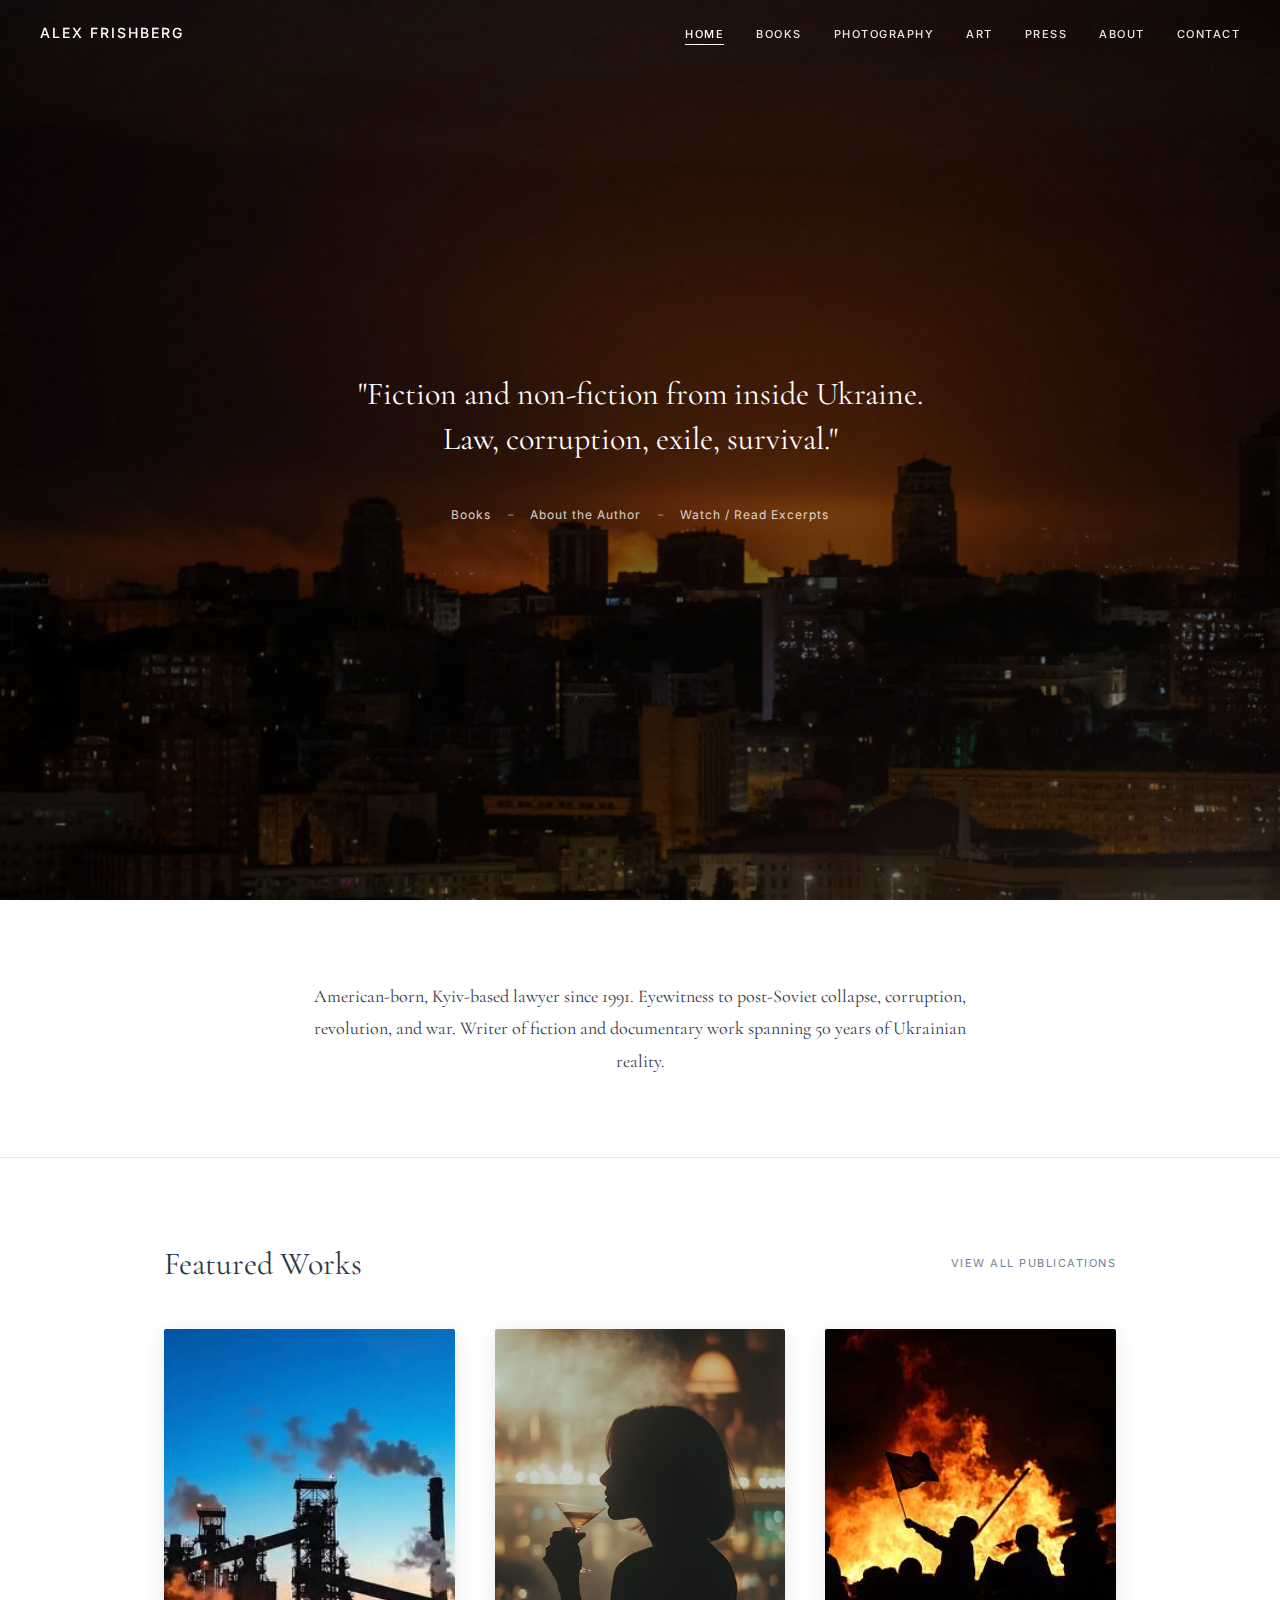
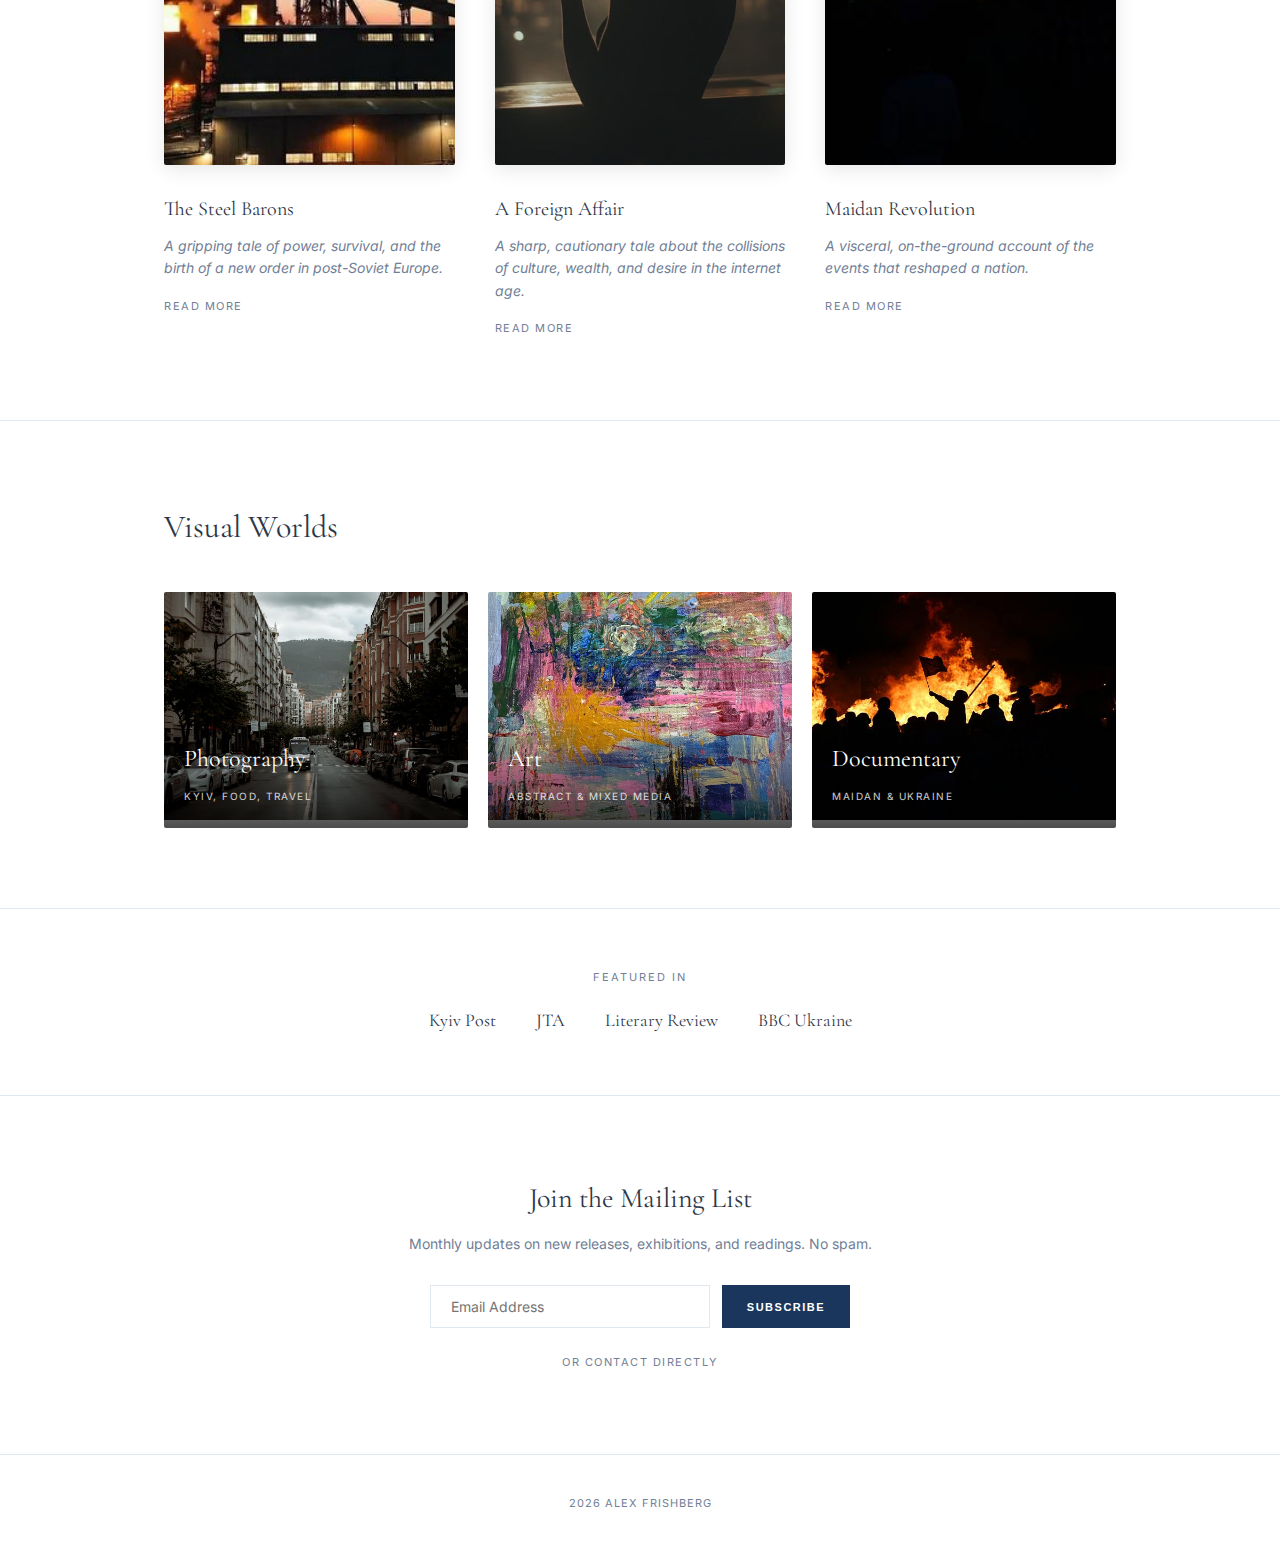
<file: index.html>
<!DOCTYPE html>
<html lang="en">
<head>
    <meta charset="UTF-8">
    <meta name="viewport" content="width=device-width, initial-scale=1.0">
    <meta name="description" content="Alex Frishberg - Author & Photographer. Fiction and non-fiction from inside Ukraine. Law, corruption, exile, survival.">
    <meta name="keywords" content="Alex Frishberg, author, photographer, Ukraine, books, photography, art">
    <meta name="author" content="Alex Frishberg">
    <meta property="og:title" content="Alex Frishberg - Author & Photographer">
    <meta property="og:description" content="Fiction and non-fiction from inside Ukraine. Law, corruption, exile, survival.">
    <meta property="og:image" content="images/hero-bg.jpg">
    <meta property="og:type" content="website">
    <meta name="twitter:card" content="summary_large_image">
    <title>Alex Frishberg - Author & Photographer</title>
    <link rel="preconnect" href="https://fonts.googleapis.com">
    <link rel="preconnect" href="https://fonts.gstatic.com" crossorigin>
    <link href="https://fonts.googleapis.com/css2?family=Cormorant+Garamond:ital,wght@0,400;0,500;0,600;1,400&family=Inter:wght@300;400;500;600;700&display=swap" rel="stylesheet">
    <link rel="stylesheet" href="styles.css">
</head>
<body>
    <!-- Navigation -->
    <nav class="navbar">
        <a href="index.html" class="logo">ALEX FRISHBERG</a>
        <ul class="nav-links">
            <li><a href="index.html" class="active">HOME</a></li>
            <li><a href="books.html">BOOKS</a></li>
            <li><a href="photography.html">PHOTOGRAPHY</a></li>
            <li><a href="art.html">ART</a></li>
            <li><a href="press.html">PRESS</a></li>
            <li><a href="about.html">ABOUT</a></li>
            <li><a href="contact.html">CONTACT</a></li>
        </ul>
        <button class="mobile-menu-btn" aria-label="Toggle menu">
            <span></span>
            <span></span>
            <span></span>
        </button>
    </nav>

    <!-- Hero Section -->
    <section class="hero" style="background-image: url('images/hero-bg.jpg');">
        <div class="hero-overlay"></div>
        <div class="hero-content">
            <blockquote>
                "Fiction and non-fiction from inside Ukraine.<br>
                Law, corruption, exile, survival."
            </blockquote>
            <div class="hero-links">
                <a href="books.html">Books</a>
                <span class="separator">-</span>
                <a href="about.html">About the Author</a>
                <span class="separator">-</span>
                <a href="books.html">Watch / Read Excerpts</a>
            </div>
        </div>
    </section>

    <!-- Author Bio Section -->
    <section class="section author-intro-section">
        <div class="container">
            <p class="author-intro-text">American-born, Kyiv-based lawyer since 1991. Eyewitness to post-Soviet collapse, corruption, revolution, and war. Writer of fiction and documentary work spanning 50 years of Ukrainian reality.</p>
        </div>
    </section>

    <!-- Featured Works Section -->
    <section class="section featured-works-section">
        <div class="container">
            <div class="section-header">
                <h2 class="section-title-left">Featured Works</h2>
                <a href="books.html" class="view-all-link">VIEW ALL PUBLICATIONS</a>
            </div>
            <div class="featured-books-grid">
                <div class="featured-book-item">
                    <a href="https://www.amazon.com/Steel-Barons-Alex-Frishberg-ebook/dp/B004IEA95U" target="_blank">
                        <img src="images/book-steel-barons.jpg" alt="The Steel Barons" class="featured-book-img">
                    </a>
                    <h3>The Steel Barons</h3>
                    <p>A gripping tale of power, survival, and the birth of a new order in post-Soviet Europe.</p>
                    <a href="https://www.amazon.com/Steel-Barons-Alex-Frishberg-ebook/dp/B004IEA95U" target="_blank" class="read-more-link">READ MORE</a>
                </div>
                <div class="featured-book-item">
                    <a href="https://www.amazon.com/International-Love-Affair-Alex-Frishberg-ebook/dp/B004L2LMEQ" target="_blank">
                        <img src="images/book-foreign-affair.jpg" alt="A Foreign Affair" class="featured-book-img">
                    </a>
                    <h3>A Foreign Affair</h3>
                    <p>A sharp, cautionary tale about the collisions of culture, wealth, and desire in the internet age.</p>
                    <a href="https://www.amazon.com/International-Love-Affair-Alex-Frishberg-ebook/dp/B004L2LMEQ" target="_blank" class="read-more-link">READ MORE</a>
                </div>
                <div class="featured-book-item">
                    <a href="https://www.amazon.com/Maidan-Revolution-Alex-Frishberg-ebook/dp/B01M5EJECY" target="_blank">
                        <img src="images/book-maidan.jpg" alt="Maidan Revolution" class="featured-book-img">
                    </a>
                    <h3>Maidan Revolution</h3>
                    <p>A visceral, on-the-ground account of the events that reshaped a nation.</p>
                    <a href="https://www.amazon.com/Maidan-Revolution-Alex-Frishberg-ebook/dp/B01M5EJECY" target="_blank" class="read-more-link">READ MORE</a>
                </div>
            </div>
        </div>
    </section>

    <!-- Visual Worlds Section -->
    <section class="section visual-worlds-section">
        <div class="container">
            <h2 class="section-title-left">Visual Worlds</h2>
            <div class="visual-worlds-grid">
                <a href="photography.html" class="visual-world-item">
                    <img src="images/photo-kyiv-before-war.jpg" alt="Photography" class="visual-world-img">
                    <div class="visual-world-overlay">
                        <h3>Photography</h3>
                        <span>KYIV, FOOD, TRAVEL</span>
                    </div>
                </a>
                <a href="art.html" class="visual-world-item">
                    <img src="images/art-1.jpg" alt="Art" class="visual-world-img">
                    <div class="visual-world-overlay">
                        <h3>Art</h3>
                        <span>ABSTRACT & MIXED MEDIA</span>
                    </div>
                </a>
                <a href="photography.html" class="visual-world-item">
                    <img src="images/photo-maidan-revolution.jpg" alt="Documentary" class="visual-world-img">
                    <div class="visual-world-overlay">
                        <h3>Documentary</h3>
                        <span>MAIDAN & UKRAINE</span>
                    </div>
                </a>
            </div>
        </div>
    </section>

    <!-- Featured In Section -->
    <section class="section featured-in-section">
        <div class="container">
            <span class="featured-label">FEATURED IN</span>
            <div class="featured-outlets">
                <span>Kyiv Post</span>
                <span>JTA</span>
                <span>Literary Review</span>
                <span>BBC Ukraine</span>
            </div>
        </div>
    </section>

    <!-- Mailing List Section -->
    <section class="section mailing-list-section">
        <div class="container">
            <h2 class="mailing-list-title">Join the Mailing List</h2>
            <p class="mailing-list-subtitle">Monthly updates on new releases, exhibitions, and readings. No spam.</p>
            <form class="mailing-list-form" action="#" method="post">
                <input type="email" placeholder="Email Address" class="mailing-list-input" required>
                <button type="submit" class="btn btn-primary mailing-list-btn">SUBSCRIBE</button>
            </form>
            <a href="contact.html" class="contact-directly-link">OR CONTACT DIRECTLY</a>
        </div>
    </section>

    <!-- Footer -->
    <footer class="footer">
        <p>2026 ALEX FRISHBERG</p>
    </footer>

    <script src="script.js"></script>
</body>
</html>
</file>
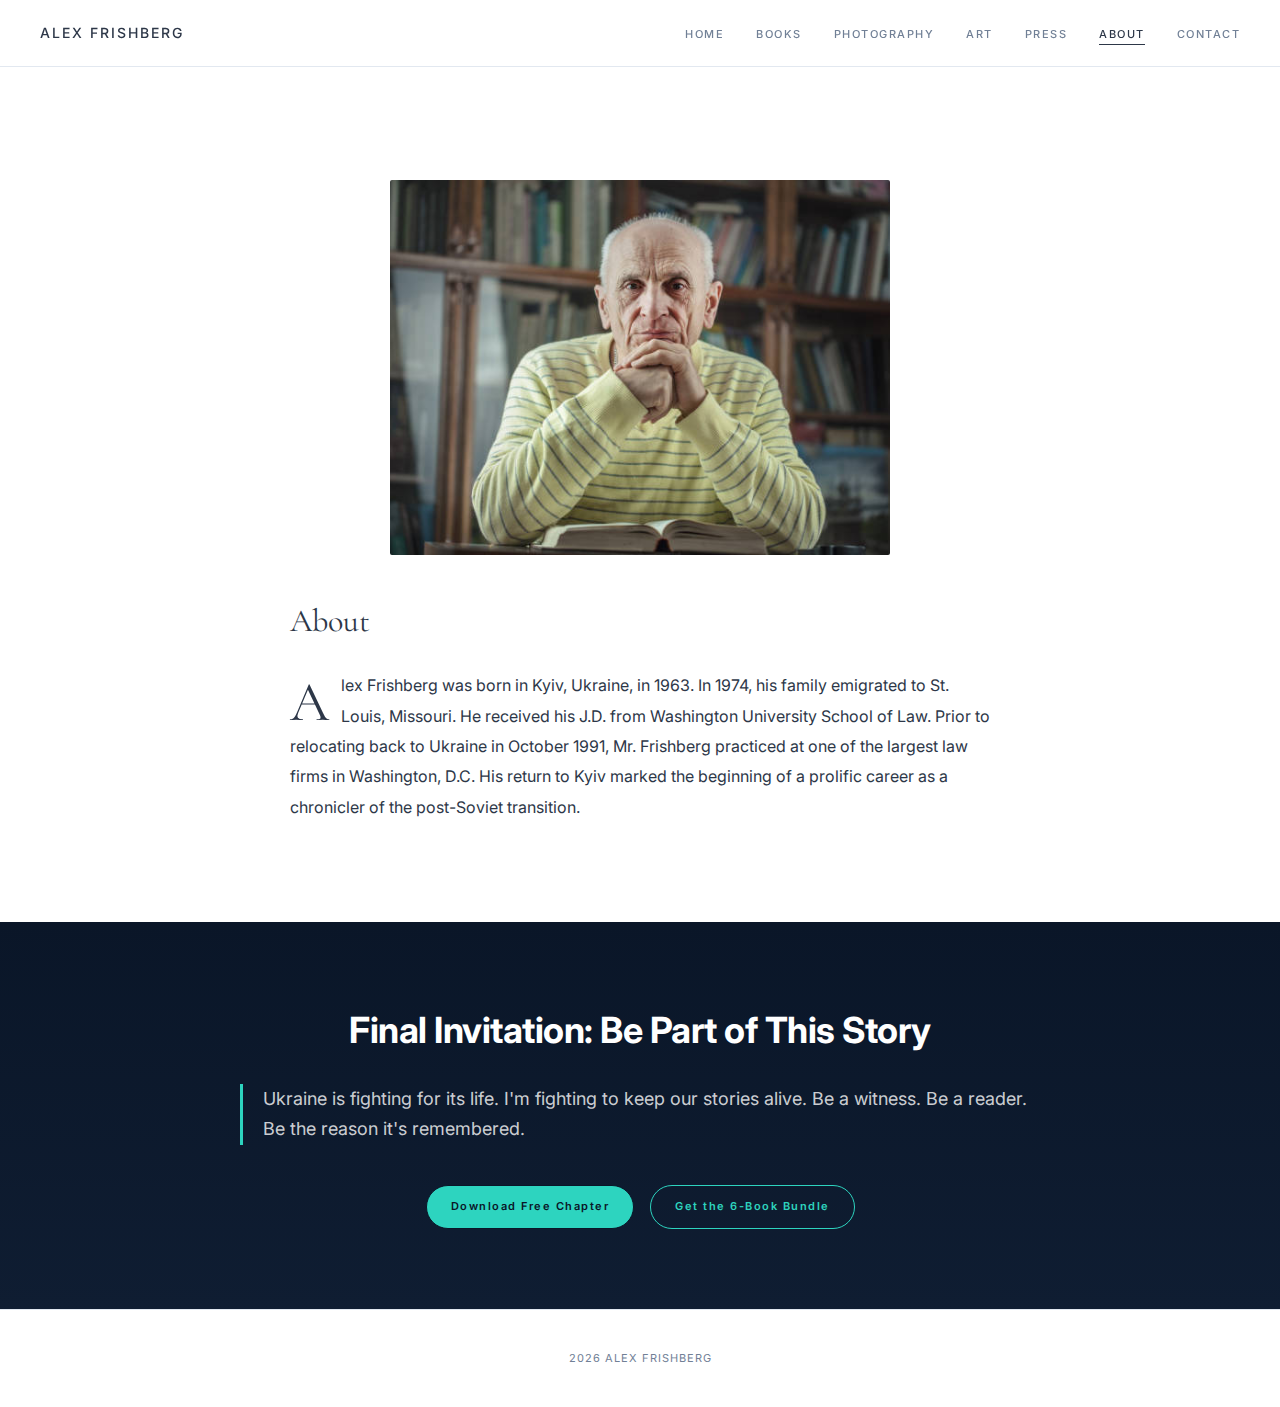
<file: about.html>
<!DOCTYPE html>
<html lang="en">
<head>
    <meta charset="UTF-8">
    <meta name="viewport" content="width=device-width, initial-scale=1.0">
    <title>About - Alex Frishberg</title>
    <link rel="preconnect" href="https://fonts.googleapis.com">
    <link rel="preconnect" href="https://fonts.gstatic.com" crossorigin>
    <link href="https://fonts.googleapis.com/css2?family=Cormorant+Garamond:ital,wght@0,400;0,500;0,600;1,400&family=Inter:wght@300;400;500;600;700&display=swap" rel="stylesheet">
    <link rel="stylesheet" href="styles.css">
</head>
<body class="page-body">
    <!-- Navigation -->
    <nav class="navbar navbar-light">
        <a href="index.html" class="logo">ALEX FRISHBERG</a>
        <ul class="nav-links">
            <li><a href="index.html">HOME</a></li>
            <li><a href="books.html">BOOKS</a></li>
            <li><a href="photography.html">PHOTOGRAPHY</a></li>
            <li><a href="art.html">ART</a></li>
            <li><a href="press.html">PRESS</a></li>
            <li><a href="about.html" class="active">ABOUT</a></li>
            <li><a href="contact.html">CONTACT</a></li>
        </ul>
        <button class="mobile-menu-btn" aria-label="Toggle menu">
            <span></span>
            <span></span>
            <span></span>
        </button>
    </nav>

    <!-- About Section -->
    <section class="section about-section page-section">
        <div class="container">
            <div class="about-content">
                <div class="about-image">
                    <img src="images/author-portrait.jpg" alt="Alex Frishberg - Author Portrait" class="author-portrait-img">
                </div>
                <div class="about-text">
                    <h1>About</h1>
                    <p><span class="drop-cap">A</span>lex Frishberg was born in Kyiv, Ukraine, in 1963. In 1974, his family emigrated to St. Louis, Missouri. He received his J.D. from Washington University School of Law. Prior to relocating back to Ukraine in October 1991, Mr. Frishberg practiced at one of the largest law firms in Washington, D.C. His return to Kyiv marked the beginning of a prolific career as a chronicler of the post-Soviet transition.</p>
                </div>
            </div>
        </div>
    </section>

    <!-- Final Invitation CTA -->
    <section class="cta-section">
        <div class="container">
            <h2 class="cta-title">Final Invitation: Be Part of This Story</h2>
            <div class="cta-quote">
                <p>Ukraine is fighting for its life. I'm fighting to keep our stories alive. Be a witness. Be a reader. Be the reason it's remembered.</p>
            </div>
            <div class="cta-buttons">
                <a href="#" class="btn btn-cta-primary">Download Free Chapter</a>
                <a href="#" class="btn btn-cta-outline">Get the 6-Book Bundle</a>
            </div>
        </div>
    </section>

    <!-- Footer -->
    <footer class="footer">
        <p>2026 ALEX FRISHBERG</p>
    </footer>

    <script src="script.js"></script>
</body>
</html>
</file>
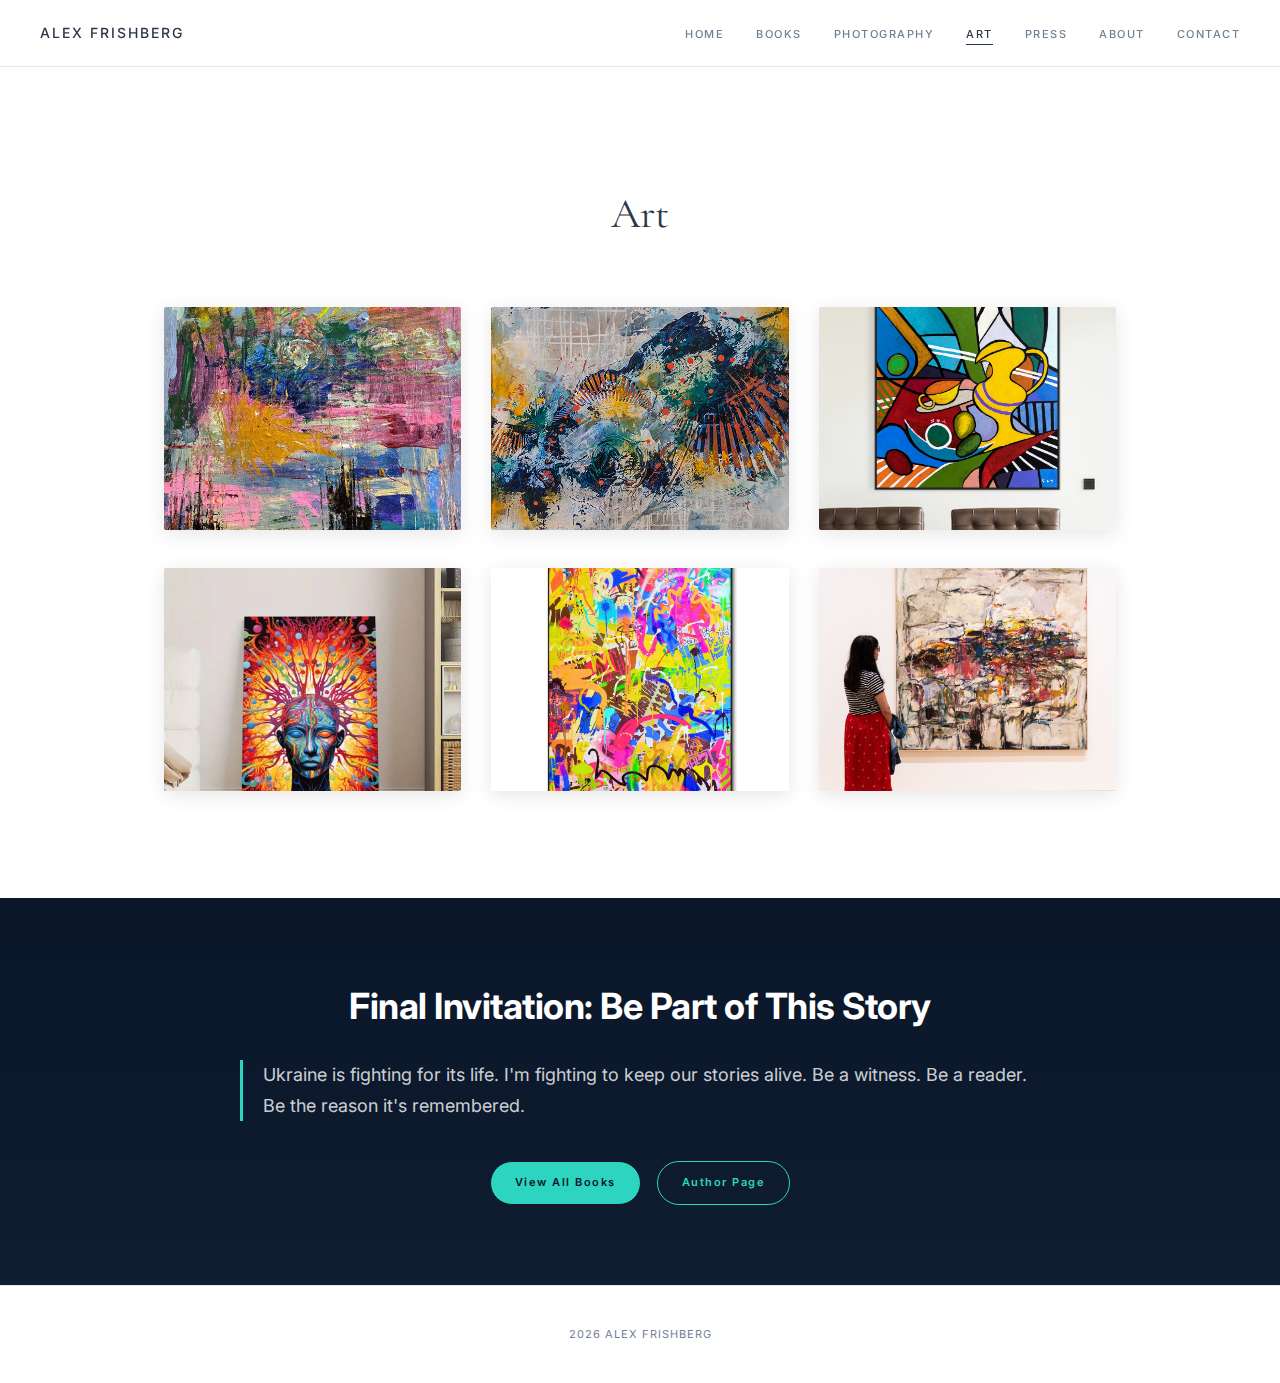
<file: art.html>
<!DOCTYPE html>
<html lang="en">
<head>
    <meta charset="UTF-8">
    <meta name="viewport" content="width=device-width, initial-scale=1.0">
    <title>Art - Alex Frishberg</title>
    <link rel="preconnect" href="https://fonts.googleapis.com">
    <link rel="preconnect" href="https://fonts.gstatic.com" crossorigin>
    <link href="https://fonts.googleapis.com/css2?family=Cormorant+Garamond:ital,wght@0,400;0,500;0,600;1,400&family=Inter:wght@300;400;500;600;700&display=swap" rel="stylesheet">
    <link rel="stylesheet" href="styles.css">
</head>
<body class="page-body">
    <!-- Navigation -->
    <nav class="navbar navbar-light">
        <a href="index.html" class="logo">ALEX FRISHBERG</a>
        <ul class="nav-links">
            <li><a href="index.html">HOME</a></li>
            <li><a href="books.html">BOOKS</a></li>
            <li><a href="photography.html">PHOTOGRAPHY</a></li>
            <li><a href="art.html" class="active">ART</a></li>
            <li><a href="press.html">PRESS</a></li>
            <li><a href="about.html">ABOUT</a></li>
            <li><a href="contact.html">CONTACT</a></li>
        </ul>
        <button class="mobile-menu-btn" aria-label="Toggle menu">
            <span></span>
            <span></span>
            <span></span>
        </button>
    </nav>

    <!-- Art Section -->
    <section class="section art-section page-section">
        <div class="container">
            <h1 class="page-title">Art</h1>
            <div class="art-grid">
                <div class="art-item">
                    <img src="images/art-1.jpg" alt="Abstract artwork 1" class="art-img">
                </div>
                <div class="art-item">
                    <img src="images/art-2.jpg" alt="Abstract artwork 2" class="art-img">
                </div>
                <div class="art-item">
                    <img src="images/art-3.jpg" alt="Abstract artwork 3" class="art-img">
                </div>
                <div class="art-item">
                    <img src="images/art-4.jpg" alt="Abstract artwork 4" class="art-img">
                </div>
                <div class="art-item">
                    <img src="images/art-5.jpg" alt="Abstract artwork 5" class="art-img">
                </div>
                <div class="art-item">
                    <img src="images/art-6.jpg" alt="Abstract artwork 6" class="art-img">
                </div>
            </div>
        </div>
    </section>

    <!-- Final Invitation CTA -->
    <section class="cta-section">
        <div class="container">
            <h2 class="cta-title">Final Invitation: Be Part of This Story</h2>
            <div class="cta-quote">
                <p>Ukraine is fighting for its life. I'm fighting to keep our stories alive. Be a witness. Be a reader. Be the reason it's remembered.</p>
            </div>
            <div class="cta-buttons">
                <a href="https://www.amazon.com/stores/Alex-Frishberg/author/B001JXHCGW" class="btn btn-cta-primary" target="_blank">View All Books</a>
                <a href="https://www.amazon.com/stores/Alex-Frishberg/author/B001JXHCGW" class="btn btn-cta-outline" target="_blank">Author Page</a>
            </div>
        </div>
    </section>

    <!-- Footer -->
    <footer class="footer">
        <p>2026 ALEX FRISHBERG</p>
    </footer>

    <script src="script.js"></script>
</body>
</html>
</file>
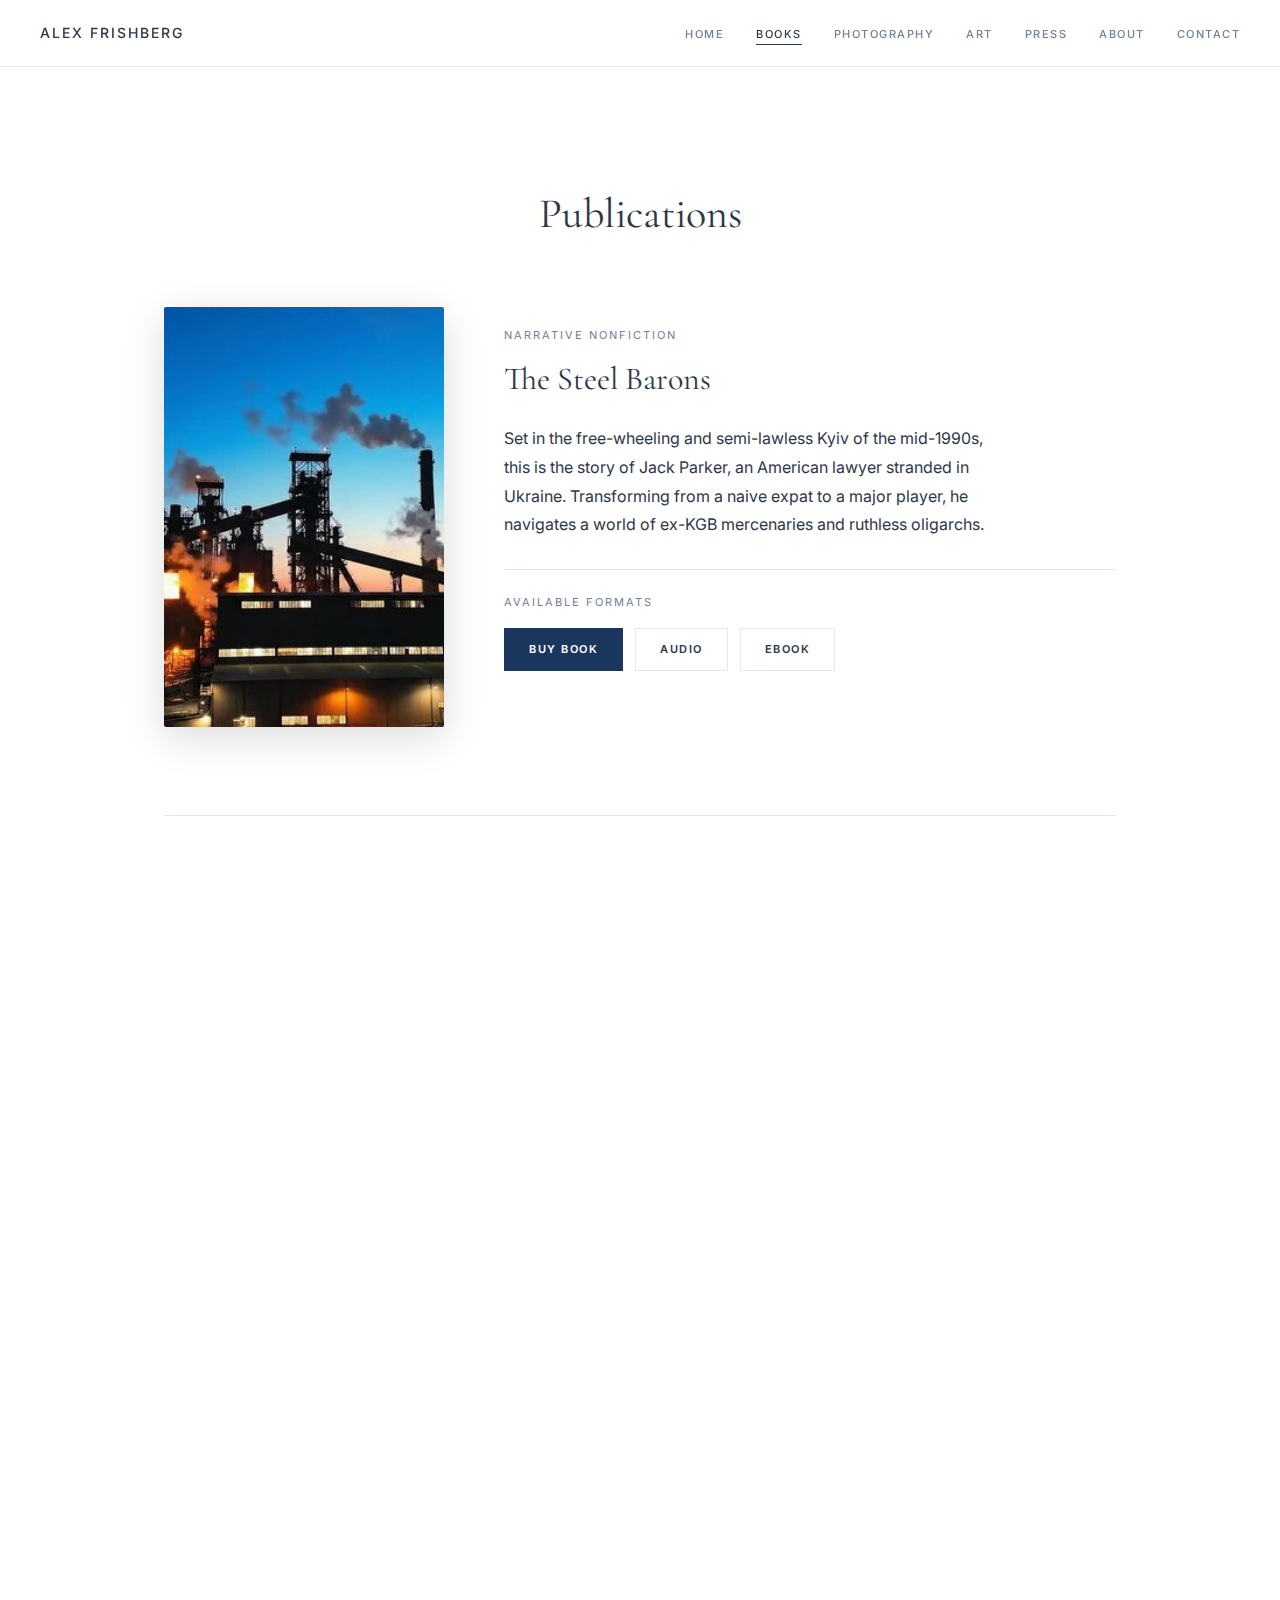
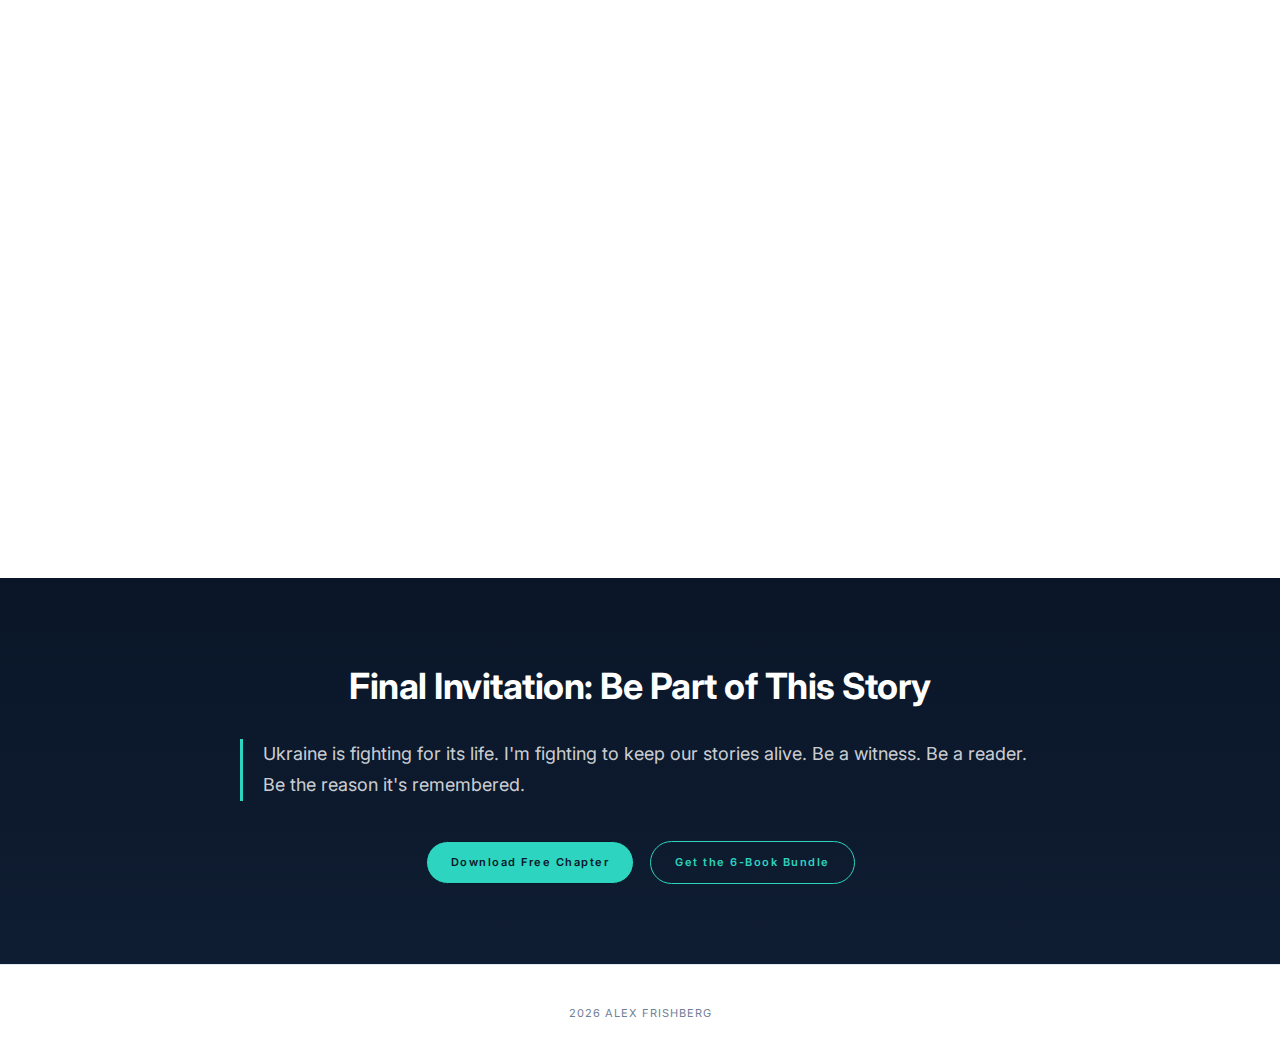
<file: books.html>
<!DOCTYPE html>
<html lang="en">
<head>
    <meta charset="UTF-8">
    <meta name="viewport" content="width=device-width, initial-scale=1.0">
    <title>Publications - Alex Frishberg</title>
    <link rel="preconnect" href="https://fonts.googleapis.com">
    <link rel="preconnect" href="https://fonts.gstatic.com" crossorigin>
    <link href="https://fonts.googleapis.com/css2?family=Cormorant+Garamond:ital,wght@0,400;0,500;0,600;1,400&family=Inter:wght@300;400;500;600;700&display=swap" rel="stylesheet">
    <link rel="stylesheet" href="styles.css">
</head>
<body class="page-body">
    <!-- Navigation -->
    <nav class="navbar navbar-light">
        <a href="index.html" class="logo">ALEX FRISHBERG</a>
        <ul class="nav-links">
            <li><a href="index.html">HOME</a></li>
            <li><a href="books.html" class="active">BOOKS</a></li>
            <li><a href="photography.html">PHOTOGRAPHY</a></li>
            <li><a href="art.html">ART</a></li>
            <li><a href="press.html">PRESS</a></li>
            <li><a href="about.html">ABOUT</a></li>
            <li><a href="contact.html">CONTACT</a></li>
        </ul>
        <button class="mobile-menu-btn" aria-label="Toggle menu">
            <span></span>
            <span></span>
            <span></span>
        </button>
    </nav>

    <!-- Books Section -->
    <section class="section books-section page-section">
        <div class="container">
            <h1 class="page-title">Publications</h1>

            <div class="book-item">
                <div class="book-cover">
                    <img src="images/book-steel-barons.jpg" alt="The Steel Barons book cover" class="book-cover-img">
                </div>
                <div class="book-info">
                    <span class="book-category">NARRATIVE NONFICTION</span>
                    <h3>The Steel Barons</h3>
                    <p>Set in the free-wheeling and semi-lawless Kyiv of the mid-1990s, this is the story of Jack Parker, an American lawyer stranded in Ukraine. Transforming from a naive expat to a major player, he navigates a world of ex-KGB mercenaries and ruthless oligarchs.</p>
                    <div class="book-formats">
                        <span class="formats-label">AVAILABLE FORMATS</span>
                        <div class="format-buttons">
                            <a href="#" class="btn btn-primary">BUY BOOK</a>
                            <a href="#" class="btn btn-outline">AUDIO</a>
                            <a href="#" class="btn btn-outline">EBOOK</a>
                        </div>
                    </div>
                </div>
            </div>

            <div class="book-item">
                <div class="book-cover">
                    <img src="images/book-foreign-affair.jpg" alt="A Foreign Affair book cover" class="book-cover-img">
                </div>
                <div class="book-info">
                    <span class="book-category">FICTION</span>
                    <h3>A Foreign Affair</h3>
                    <p>Johnny Best, a young dot-com millionaire, seeks adventure in Ukraine and finds Olga. What begins as a fantasy of decadence spirals into a spectacular downfall.</p>
                    <div class="book-formats">
                        <span class="formats-label">AVAILABLE FORMATS</span>
                        <div class="format-buttons">
                            <a href="#" class="btn btn-primary">BUY BOOK</a>
                            <a href="#" class="btn btn-outline">AUDIO</a>
                            <a href="#" class="btn btn-outline">EBOOK</a>
                        </div>
                    </div>
                </div>
            </div>

            <div class="book-item">
                <div class="book-cover">
                    <img src="images/book-gonta.jpg" alt="Gonta book cover" class="book-cover-img">
                </div>
                <div class="book-info">
                    <span class="book-category">HISTORICAL FICTION</span>
                    <h3>Gonta</h3>
                    <p>The incredible true adventure of Alexei and Nikolai, two men who build a sailboat with their own hands to conquer the seas.</p>
                    <div class="book-formats">
                        <span class="formats-label">AVAILABLE FORMATS</span>
                        <div class="format-buttons">
                            <a href="#" class="btn btn-primary">BUY BOOK</a>
                            <a href="#" class="btn btn-outline">AUDIO</a>
                            <a href="#" class="btn btn-outline">EBOOK</a>
                        </div>
                    </div>
                </div>
            </div>

            <div class="book-item">
                <div class="book-cover">
                    <img src="images/book-maidan.jpg" alt="Maidan Revolution book cover" class="book-cover-img">
                </div>
                <div class="book-info">
                    <span class="book-category">DOCUMENTARY</span>
                    <h3>Maidan Revolution</h3>
                    <p>Documenting the uprising that overthrew a corrupt regime, this volume combines eyewitness narrative with stark photography to bear witness to history in the making.</p>
                    <div class="book-formats">
                        <span class="formats-label">AVAILABLE FORMATS</span>
                        <div class="format-buttons">
                            <a href="#" class="btn btn-primary">BUY BOOK</a>
                            <a href="#" class="btn btn-outline">AUDIO</a>
                            <a href="#" class="btn btn-outline">EBOOK</a>
                        </div>
                    </div>
                </div>
            </div>

            <div class="book-item">
                <div class="book-cover">
                    <img src="images/book-exodus.jpg" alt="Exodus 1974 book cover" class="book-cover-img">
                </div>
                <div class="book-info">
                    <span class="book-category">HISTORICAL</span>
                    <h3>Exodus 1974</h3>
                    <p>Through the eyes of a family leaving Kyiv for St. Louis, it explores the themes of displacement, identity, and the price of freedom.</p>
                    <div class="book-formats">
                        <span class="formats-label">AVAILABLE FORMATS</span>
                        <div class="format-buttons">
                            <a href="#" class="btn btn-primary">BUY BOOK</a>
                            <a href="#" class="btn btn-outline">AUDIO</a>
                            <a href="#" class="btn btn-outline">EBOOK</a>
                        </div>
                    </div>
                </div>
            </div>

            <div class="book-item">
                <div class="book-cover">
                    <img src="images/book-tokyo.jpg" alt="Love Notes From Tokyo book cover" class="book-cover-img">
                </div>
                <div class="book-info">
                    <span class="book-category">MEMOIR / TRAVEL</span>
                    <h3>Love Notes From Tokyo</h3>
                    <p>Frishberg captures the ephemeral beauty of transient relationships and the silent, neon-lit poetry of Tokyo nights.</p>
                    <div class="book-formats">
                        <span class="formats-label">AVAILABLE FORMATS</span>
                        <div class="format-buttons">
                            <a href="#" class="btn btn-primary">BUY BOOK</a>
                            <a href="#" class="btn btn-outline">AUDIO</a>
                            <a href="#" class="btn btn-outline">EBOOK</a>
                        </div>
                    </div>
                </div>
            </div>
        </div>
    </section>

    <!-- Final Invitation CTA -->
    <section class="cta-section">
        <div class="container">
            <h2 class="cta-title">Final Invitation: Be Part of This Story</h2>
            <div class="cta-quote">
                <p>Ukraine is fighting for its life. I'm fighting to keep our stories alive. Be a witness. Be a reader. Be the reason it's remembered.</p>
            </div>
            <div class="cta-buttons">
                <a href="#" class="btn btn-cta-primary">Download Free Chapter</a>
                <a href="#" class="btn btn-cta-outline">Get the 6-Book Bundle</a>
            </div>
        </div>
    </section>

    <!-- Footer -->
    <footer class="footer">
        <p>2026 ALEX FRISHBERG</p>
    </footer>

    <script src="script.js"></script>
</body>
</html>
</file>
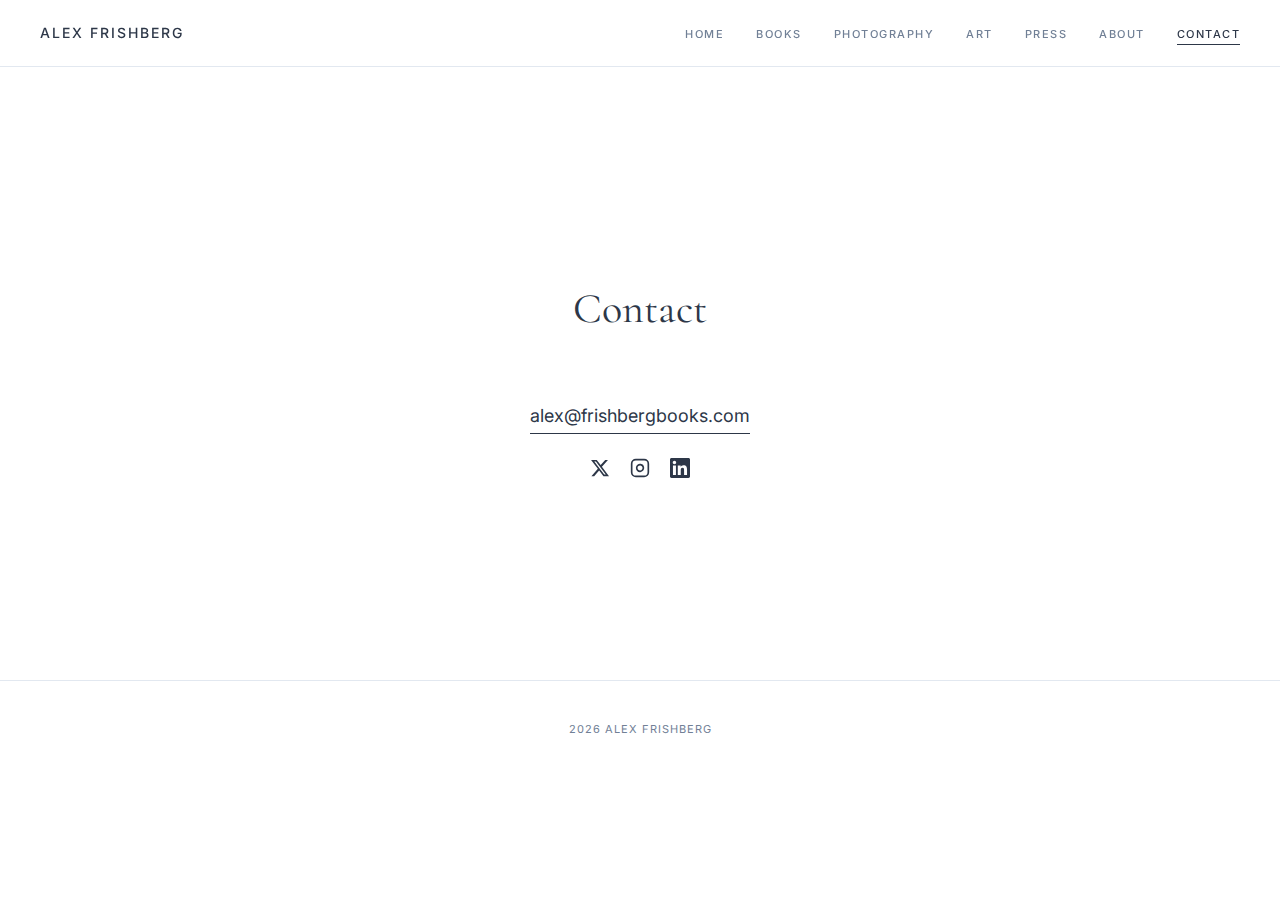
<file: contact.html>
<!DOCTYPE html>
<html lang="en">
<head>
    <meta charset="UTF-8">
    <meta name="viewport" content="width=device-width, initial-scale=1.0">
    <title>Contact - Alex Frishberg</title>
    <link rel="preconnect" href="https://fonts.googleapis.com">
    <link rel="preconnect" href="https://fonts.gstatic.com" crossorigin>
    <link href="https://fonts.googleapis.com/css2?family=Cormorant+Garamond:ital,wght@0,400;0,500;0,600;1,400&family=Inter:wght@300;400;500;600;700&display=swap" rel="stylesheet">
    <link rel="stylesheet" href="styles.css">
</head>
<body class="page-body">
    <!-- Navigation -->
    <nav class="navbar navbar-light">
        <a href="index.html" class="logo">ALEX FRISHBERG</a>
        <ul class="nav-links">
            <li><a href="index.html">HOME</a></li>
            <li><a href="books.html">BOOKS</a></li>
            <li><a href="photography.html">PHOTOGRAPHY</a></li>
            <li><a href="art.html">ART</a></li>
            <li><a href="press.html">PRESS</a></li>
            <li><a href="about.html">ABOUT</a></li>
            <li><a href="contact.html" class="active">CONTACT</a></li>
        </ul>
        <button class="mobile-menu-btn" aria-label="Toggle menu">
            <span></span>
            <span></span>
            <span></span>
        </button>
    </nav>

    <!-- Contact Section -->
    <section class="section contact-section page-section contact-page">
        <div class="container">
            <h1 class="page-title">Contact</h1>
            <a href="mailto:alex@frishbergbooks.com" class="contact-email">alex@frishbergbooks.com</a>
            <div class="social-links">
                <a href="#" aria-label="Twitter">
                    <svg width="20" height="20" viewBox="0 0 24 24" fill="currentColor">
                        <path d="M18.244 2.25h3.308l-7.227 8.26 8.502 11.24H16.17l-5.214-6.817L4.99 21.75H1.68l7.73-8.835L1.254 2.25H8.08l4.713 6.231zm-1.161 17.52h1.833L7.084 4.126H5.117z"/>
                    </svg>
                </a>
                <a href="#" aria-label="Instagram">
                    <svg width="20" height="20" viewBox="0 0 24 24" fill="none" stroke="currentColor" stroke-width="2">
                        <rect x="2" y="2" width="20" height="20" rx="5" ry="5"></rect>
                        <path d="M16 11.37A4 4 0 1 1 12.63 8 4 4 0 0 1 16 11.37z"></path>
                        <line x1="17.5" y1="6.5" x2="17.51" y2="6.5"></line>
                    </svg>
                </a>
                <a href="#" aria-label="LinkedIn">
                    <svg width="20" height="20" viewBox="0 0 24 24" fill="currentColor">
                        <path d="M20.447 20.452h-3.554v-5.569c0-1.328-.027-3.037-1.852-3.037-1.853 0-2.136 1.445-2.136 2.939v5.667H9.351V9h3.414v1.561h.046c.477-.9 1.637-1.85 3.37-1.85 3.601 0 4.267 2.37 4.267 5.455v6.286zM5.337 7.433c-1.144 0-2.063-.926-2.063-2.065 0-1.138.92-2.063 2.063-2.063 1.14 0 2.064.925 2.064 2.063 0 1.139-.925 2.065-2.064 2.065zm1.782 13.019H3.555V9h3.564v11.452zM22.225 0H1.771C.792 0 0 .774 0 1.729v20.542C0 23.227.792 24 1.771 24h20.451C23.2 24 24 23.227 24 22.271V1.729C24 .774 23.2 0 22.222 0h.003z"/>
                    </svg>
                </a>
            </div>
        </div>
    </section>

    <!-- Footer -->
    <footer class="footer">
        <p>2026 ALEX FRISHBERG</p>
    </footer>

    <script src="script.js"></script>
</body>
</html>
</file>
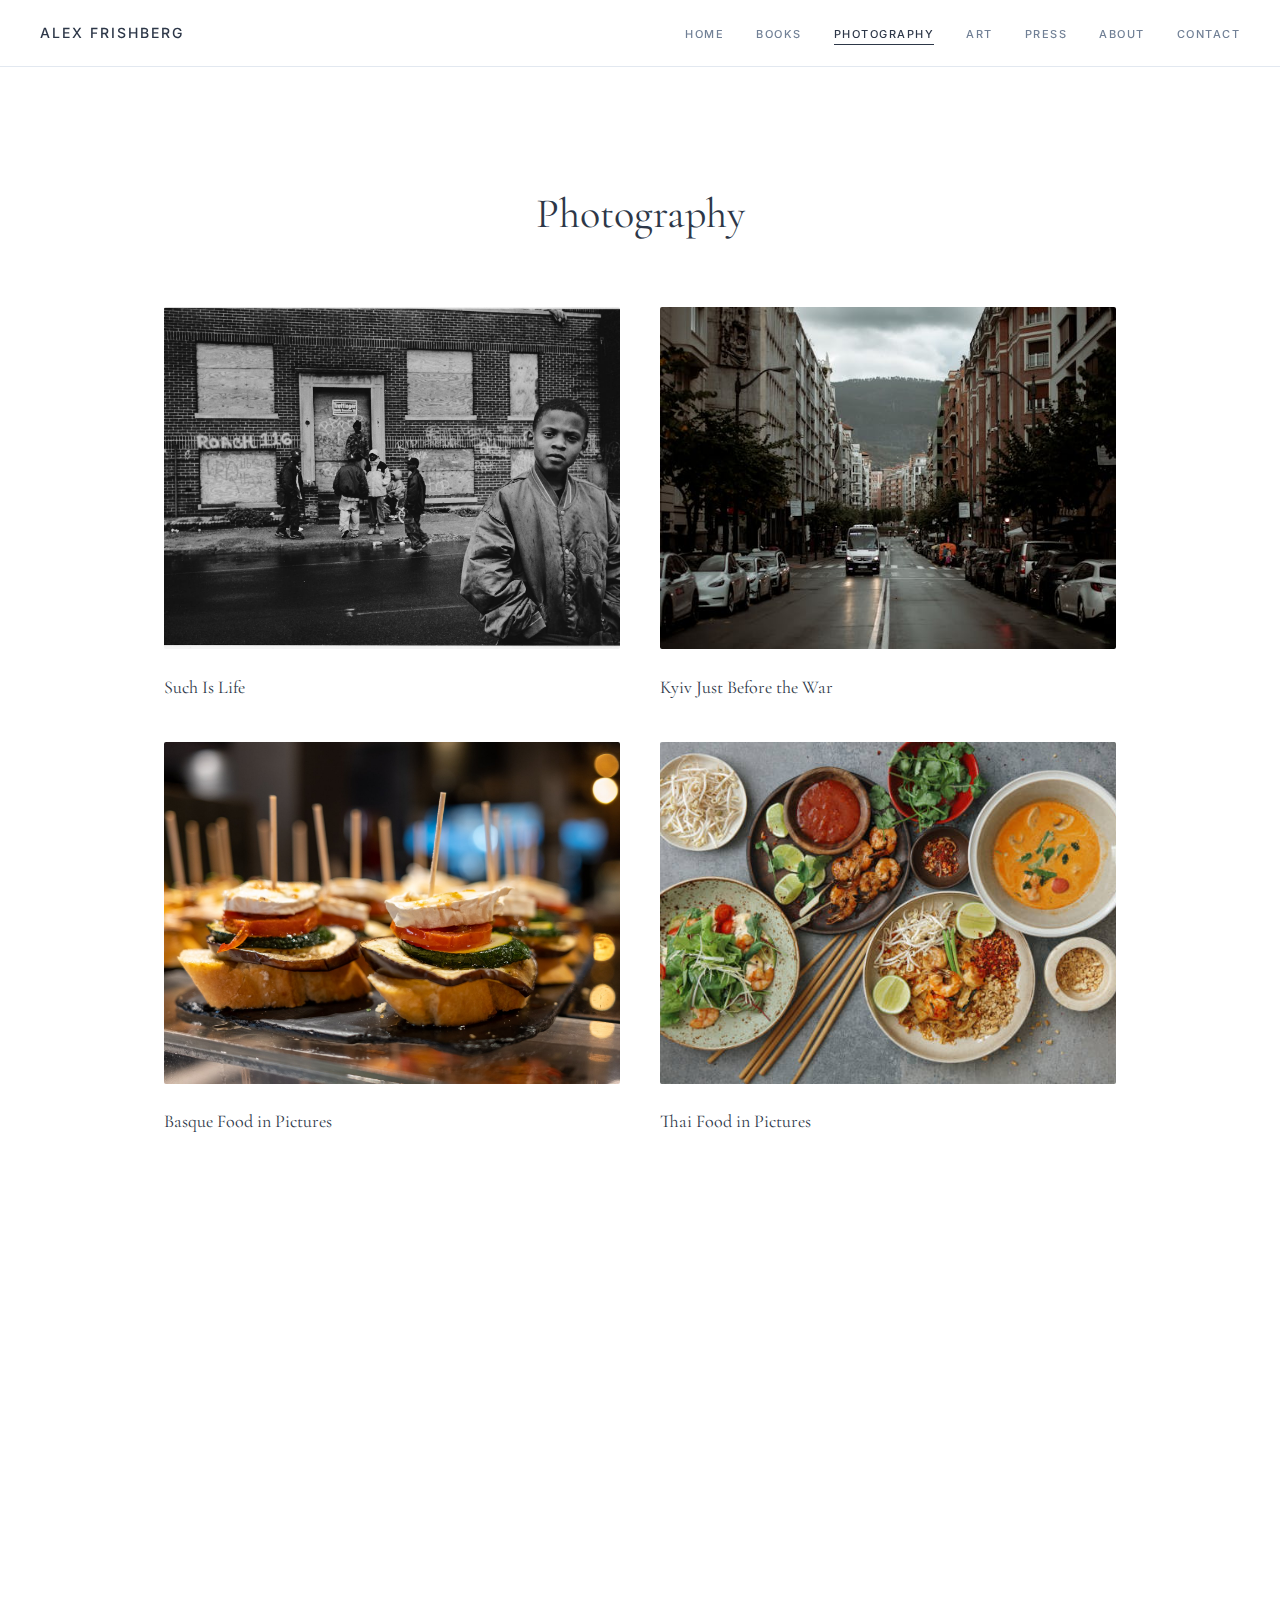
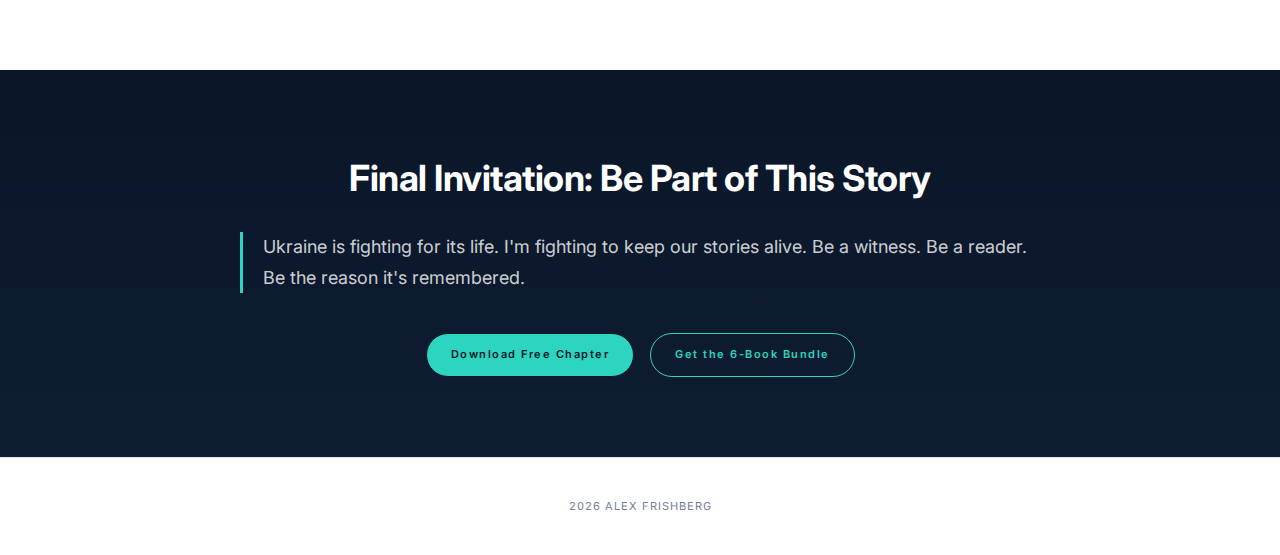
<file: photography.html>
<!DOCTYPE html>
<html lang="en">
<head>
    <meta charset="UTF-8">
    <meta name="viewport" content="width=device-width, initial-scale=1.0">
    <title>Photography - Alex Frishberg</title>
    <link rel="preconnect" href="https://fonts.googleapis.com">
    <link rel="preconnect" href="https://fonts.gstatic.com" crossorigin>
    <link href="https://fonts.googleapis.com/css2?family=Cormorant+Garamond:ital,wght@0,400;0,500;0,600;1,400&family=Inter:wght@300;400;500;600;700&display=swap" rel="stylesheet">
    <link rel="stylesheet" href="styles.css">
</head>
<body class="page-body">
    <!-- Navigation -->
    <nav class="navbar navbar-light">
        <a href="index.html" class="logo">ALEX FRISHBERG</a>
        <ul class="nav-links">
            <li><a href="index.html">HOME</a></li>
            <li><a href="books.html">BOOKS</a></li>
            <li><a href="photography.html" class="active">PHOTOGRAPHY</a></li>
            <li><a href="art.html">ART</a></li>
            <li><a href="press.html">PRESS</a></li>
            <li><a href="about.html">ABOUT</a></li>
            <li><a href="contact.html">CONTACT</a></li>
        </ul>
        <button class="mobile-menu-btn" aria-label="Toggle menu">
            <span></span>
            <span></span>
            <span></span>
        </button>
    </nav>

    <!-- Photography Section -->
    <section class="section photography-section page-section">
        <div class="container">
            <h1 class="page-title">Photography</h1>
            <div class="photo-grid">
                <div class="photo-item">
                    <img src="images/photo-such-is-life.jpg" alt="Such Is Life photography collection" class="photo-img">
                    <h4>Such Is Life</h4>
                </div>
                <div class="photo-item">
                    <img src="images/photo-kyiv-before-war.jpg" alt="Kyiv Just Before the War photography collection" class="photo-img">
                    <h4>Kyiv Just Before the War</h4>
                </div>
                <div class="photo-item">
                    <img src="images/photo-basque-food.jpg" alt="Basque Food in Pictures photography collection" class="photo-img">
                    <h4>Basque Food in Pictures</h4>
                </div>
                <div class="photo-item">
                    <img src="images/photo-thai-food.jpg" alt="Thai Food in Pictures photography collection" class="photo-img">
                    <h4>Thai Food in Pictures</h4>
                </div>
                <div class="photo-item">
                    <img src="images/photo-maidan-revolution.jpg" alt="Revolution on the Maidan photography collection" class="photo-img">
                    <h4>Revolution on the Maidan</h4>
                </div>
            </div>
        </div>
    </section>

    <!-- Final Invitation CTA -->
    <section class="cta-section">
        <div class="container">
            <h2 class="cta-title">Final Invitation: Be Part of This Story</h2>
            <div class="cta-quote">
                <p>Ukraine is fighting for its life. I'm fighting to keep our stories alive. Be a witness. Be a reader. Be the reason it's remembered.</p>
            </div>
            <div class="cta-buttons">
                <a href="#" class="btn btn-cta-primary">Download Free Chapter</a>
                <a href="#" class="btn btn-cta-outline">Get the 6-Book Bundle</a>
            </div>
        </div>
    </section>

    <!-- Footer -->
    <footer class="footer">
        <p>2026 ALEX FRISHBERG</p>
    </footer>

    <script src="script.js"></script>
</body>
</html>
</file>
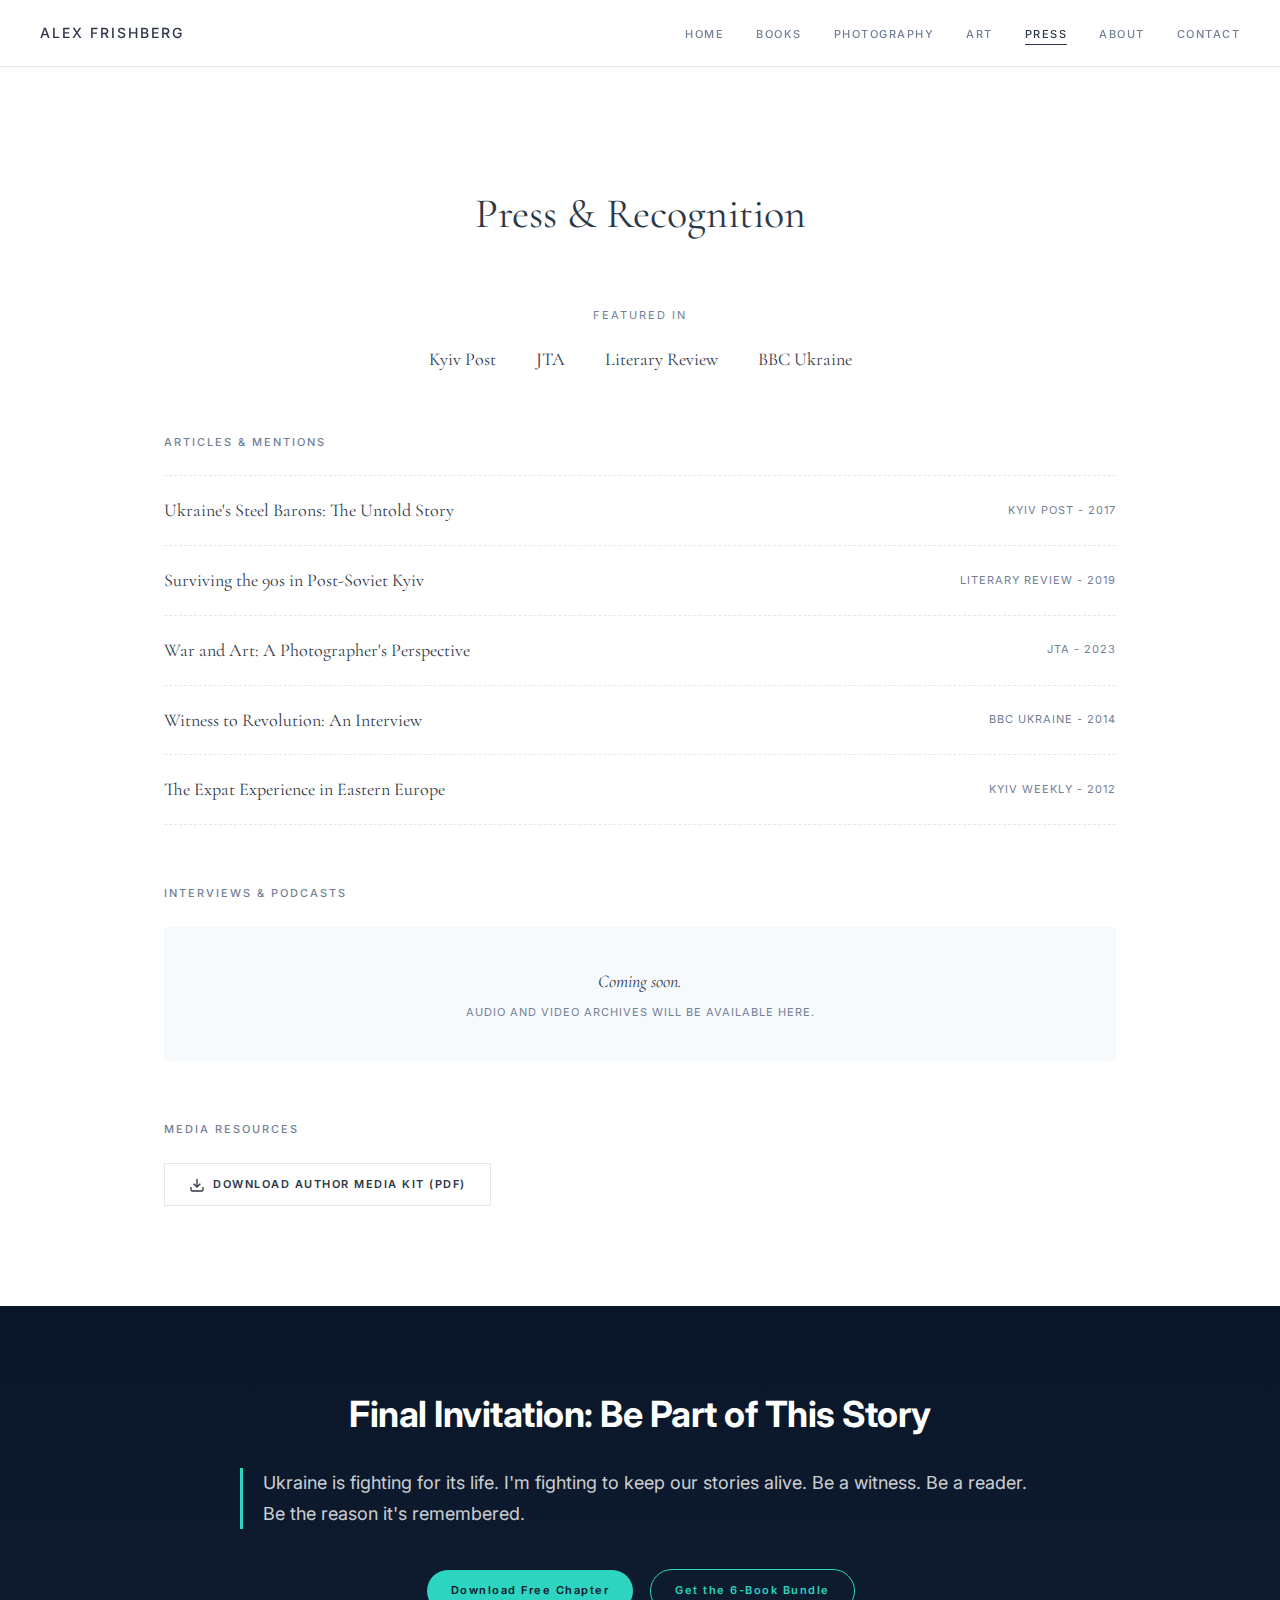
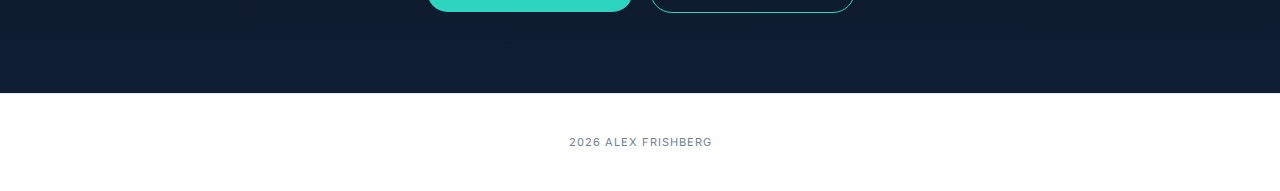
<file: press.html>
<!DOCTYPE html>
<html lang="en">
<head>
    <meta charset="UTF-8">
    <meta name="viewport" content="width=device-width, initial-scale=1.0">
    <title>Press & Recognition - Alex Frishberg</title>
    <link rel="preconnect" href="https://fonts.googleapis.com">
    <link rel="preconnect" href="https://fonts.gstatic.com" crossorigin>
    <link href="https://fonts.googleapis.com/css2?family=Cormorant+Garamond:ital,wght@0,400;0,500;0,600;1,400&family=Inter:wght@300;400;500;600;700&display=swap" rel="stylesheet">
    <link rel="stylesheet" href="styles.css">
</head>
<body class="page-body">
    <!-- Navigation -->
    <nav class="navbar navbar-light">
        <a href="index.html" class="logo">ALEX FRISHBERG</a>
        <ul class="nav-links">
            <li><a href="index.html">HOME</a></li>
            <li><a href="books.html">BOOKS</a></li>
            <li><a href="photography.html">PHOTOGRAPHY</a></li>
            <li><a href="art.html">ART</a></li>
            <li><a href="press.html" class="active">PRESS</a></li>
            <li><a href="about.html">ABOUT</a></li>
            <li><a href="contact.html">CONTACT</a></li>
        </ul>
        <button class="mobile-menu-btn" aria-label="Toggle menu">
            <span></span>
            <span></span>
            <span></span>
        </button>
    </nav>

    <!-- Press Section -->
    <section class="section press-section page-section">
        <div class="container">
            <h1 class="page-title">Press & Recognition</h1>

            <div class="featured-in">
                <span class="featured-label">FEATURED IN</span>
                <div class="featured-outlets">
                    <span>Kyiv Post</span>
                    <span>JTA</span>
                    <span>Literary Review</span>
                    <span>BBC Ukraine</span>
                </div>
            </div>

            <div class="articles-section">
                <h3 class="subsection-title">ARTICLES & MENTIONS</h3>
                <div class="articles-list">
                    <div class="article-item">
                        <span class="article-title">Ukraine's Steel Barons: The Untold Story</span>
                        <span class="article-source">KYIV POST - 2017</span>
                    </div>
                    <div class="article-item">
                        <span class="article-title">Surviving the 90s in Post-Soviet Kyiv</span>
                        <span class="article-source">LITERARY REVIEW - 2019</span>
                    </div>
                    <div class="article-item">
                        <span class="article-title">War and Art: A Photographer's Perspective</span>
                        <span class="article-source">JTA - 2023</span>
                    </div>
                    <div class="article-item">
                        <span class="article-title">Witness to Revolution: An Interview</span>
                        <span class="article-source">BBC UKRAINE - 2014</span>
                    </div>
                    <div class="article-item">
                        <span class="article-title">The Expat Experience in Eastern Europe</span>
                        <span class="article-source">KYIV WEEKLY - 2012</span>
                    </div>
                </div>
            </div>

            <div class="interviews-section">
                <h3 class="subsection-title">INTERVIEWS & PODCASTS</h3>
                <div class="coming-soon-box">
                    <p class="coming-soon-text"><em>Coming soon.</em></p>
                    <p class="coming-soon-subtext">AUDIO AND VIDEO ARCHIVES WILL BE AVAILABLE HERE.</p>
                </div>
            </div>

            <div class="media-section">
                <h3 class="subsection-title">MEDIA RESOURCES</h3>
                <a href="#" class="btn btn-outline download-btn">
                    <svg width="16" height="16" viewBox="0 0 24 24" fill="none" stroke="currentColor" stroke-width="2">
                        <path d="M21 15v4a2 2 0 0 1-2 2H5a2 2 0 0 1-2-2v-4"></path>
                        <polyline points="7,10 12,15 17,10"></polyline>
                        <line x1="12" y1="15" x2="12" y2="3"></line>
                    </svg>
                    DOWNLOAD AUTHOR MEDIA KIT (PDF)
                </a>
            </div>
        </div>
    </section>

    <!-- Final Invitation CTA -->
    <section class="cta-section">
        <div class="container">
            <h2 class="cta-title">Final Invitation: Be Part of This Story</h2>
            <div class="cta-quote">
                <p>Ukraine is fighting for its life. I'm fighting to keep our stories alive. Be a witness. Be a reader. Be the reason it's remembered.</p>
            </div>
            <div class="cta-buttons">
                <a href="#" class="btn btn-cta-primary">Download Free Chapter</a>
                <a href="#" class="btn btn-cta-outline">Get the 6-Book Bundle</a>
            </div>
        </div>
    </section>

    <!-- Footer -->
    <footer class="footer">
        <p>2026 ALEX FRISHBERG</p>
    </footer>

    <script src="script.js"></script>
</body>
</html>
</file>
<file: styles.css>
/* Reset and Base Styles */
*, *::before, *::after {
    margin: 0;
    padding: 0;
    box-sizing: border-box;
}

:root {
    --color-primary: #1a365d;
    --color-text: #2d3748;
    --color-text-light: #718096;
    --color-border: #e2e8f0;
    --color-bg: #ffffff;
    --color-bg-light: #f7fafc;
    --color-cta-bg: #0a1628;
    --color-cta-accent: #2dd4bf;
    --font-serif: 'Cormorant Garamond', Georgia, serif;
    --font-sans: 'Inter', -apple-system, BlinkMacSystemFont, sans-serif;
}

html {
    scroll-behavior: smooth;
}

body {
    font-family: var(--font-sans);
    color: var(--color-text);
    background-color: var(--color-bg);
    line-height: 1.6;
    font-size: 16px;
}

/* Typography */
h1, h2, h3 {
    font-family: var(--font-serif);
    font-weight: 400;
}

a {
    color: inherit;
    text-decoration: none;
}

/* Container */
.container {
    max-width: 1000px;
    margin: 0 auto;
    padding: 0 24px;
}

/* Navigation */
.navbar {
    position: fixed;
    top: 0;
    left: 0;
    right: 0;
    display: flex;
    justify-content: space-between;
    align-items: center;
    padding: 20px 40px;
    background: transparent;
    z-index: 1000;
    transition: background 0.3s ease, box-shadow 0.3s ease;
}

.navbar.scrolled {
    background: rgba(255, 255, 255, 0.98);
    box-shadow: 0 1px 0 var(--color-border);
}

/* Light navbar for inner pages */
.navbar-light {
    background: rgba(255, 255, 255, 0.98);
    box-shadow: 0 1px 0 var(--color-border);
}

.navbar-light .logo {
    color: var(--color-text);
}

.navbar-light .nav-links a {
    color: var(--color-text-light);
}

.navbar-light .nav-links a:hover,
.navbar-light .nav-links a.active {
    color: var(--color-text);
}

.navbar-light .mobile-menu-btn span {
    background: var(--color-text);
}

.logo {
    font-family: var(--font-sans);
    font-size: 14px;
    font-weight: 500;
    letter-spacing: 2px;
    color: #fff;
    transition: color 0.3s ease;
}

.navbar.scrolled .logo {
    color: var(--color-text);
}

.nav-links {
    display: flex;
    list-style: none;
    gap: 32px;
}

.nav-links a {
    font-size: 11px;
    font-weight: 500;
    letter-spacing: 1.5px;
    color: rgba(255, 255, 255, 0.9);
    transition: color 0.3s ease;
    position: relative;
    padding: 4px 0;
}

.navbar.scrolled .nav-links a {
    color: var(--color-text-light);
}

.nav-links a:hover,
.nav-links a.active {
    color: #fff;
}

.navbar.scrolled .nav-links a:hover,
.navbar.scrolled .nav-links a.active {
    color: var(--color-text);
}

.nav-links a.active::after {
    content: '';
    position: absolute;
    bottom: 0;
    left: 0;
    right: 0;
    height: 1px;
    background: currentColor;
}

.mobile-menu-btn {
    display: none;
    flex-direction: column;
    gap: 5px;
    background: none;
    border: none;
    cursor: pointer;
    padding: 5px;
}

.mobile-menu-btn span {
    width: 24px;
    height: 2px;
    background: #fff;
    transition: background 0.3s ease;
}

.navbar.scrolled .mobile-menu-btn span {
    background: var(--color-text);
}

/* Page Body - for inner pages */
.page-body {
    padding-top: 80px;
}

/* Page Section */
.page-section {
    min-height: calc(100vh - 300px);
}

/* Page Title */
.page-title {
    font-size: 42px;
    text-align: center;
    margin-bottom: 60px;
    font-weight: 400;
}

/* Hero Section */
.hero {
    position: relative;
    height: 100vh;
    min-height: 600px;
    display: flex;
    align-items: center;
    justify-content: center;
    background: linear-gradient(135deg, #1a202c 0%, #2d3748 50%, #1a202c 100%);
    background-size: cover;
    background-position: center;
}

.hero-overlay {
    position: absolute;
    inset: 0;
    background: rgba(0, 0, 0, 0.5);
}

.hero-content {
    position: relative;
    z-index: 1;
    text-align: center;
    color: #fff;
    max-width: 700px;
    padding: 0 24px;
}

.hero-content blockquote {
    font-family: var(--font-serif);
    font-size: 32px;
    font-weight: 400;
    line-height: 1.4;
    margin-bottom: 40px;
}

.hero-links {
    display: flex;
    justify-content: center;
    align-items: center;
    gap: 16px;
    flex-wrap: wrap;
}

.hero-links a {
    font-size: 12px;
    letter-spacing: 1px;
    color: rgba(255, 255, 255, 0.8);
    transition: color 0.3s ease;
}

.hero-links a:hover {
    color: #fff;
}

.hero-links .separator {
    color: rgba(255, 255, 255, 0.4);
}

/* CTA Section - Final Invitation */
.cta-section {
    background: linear-gradient(180deg, #0a1628 0%, #0f1d32 100%);
    padding: 80px 0;
    text-align: center;
}

.cta-title {
    font-family: var(--font-sans);
    font-size: 36px;
    font-weight: 700;
    color: #fff;
    margin-bottom: 24px;
    letter-spacing: -0.5px;
}

.cta-quote {
    max-width: 800px;
    margin: 0 auto 40px;
    padding-left: 20px;
    border-left: 3px solid var(--color-cta-accent);
}

.cta-quote p {
    font-size: 18px;
    color: rgba(255, 255, 255, 0.8);
    line-height: 1.7;
    text-align: left;
}

.cta-buttons {
    display: flex;
    justify-content: center;
    gap: 16px;
    flex-wrap: wrap;
}

.btn-cta-primary {
    background: var(--color-cta-accent);
    border: 2px solid var(--color-cta-accent);
    color: #0a1628;
    padding: 14px 28px;
    font-size: 14px;
    font-weight: 600;
    letter-spacing: 0.5px;
    border-radius: 50px;
    transition: all 0.3s ease;
}

.btn-cta-primary:hover {
    background: #5eead4;
    border-color: #5eead4;
    transform: translateY(-2px);
    box-shadow: 0 4px 20px rgba(45, 212, 191, 0.3);
}

.btn-cta-outline {
    background: transparent;
    border: 2px solid var(--color-cta-accent);
    color: var(--color-cta-accent);
    padding: 14px 28px;
    font-size: 14px;
    font-weight: 600;
    letter-spacing: 0.5px;
    border-radius: 50px;
    transition: all 0.3s ease;
}

.btn-cta-outline:hover {
    background: rgba(45, 212, 191, 0.1);
    transform: translateY(-2px);
}

/* Section Styles */
.section {
    padding: 100px 0;
}

.section-title {
    font-size: 42px;
    text-align: center;
    margin-bottom: 60px;
    font-weight: 400;
}

/* Books Section */
.books-section {
    background: var(--color-bg);
}

.book-item {
    display: grid;
    grid-template-columns: 280px 1fr;
    gap: 60px;
    margin-bottom: 80px;
    padding-bottom: 80px;
    border-bottom: 1px solid var(--color-border);
}

.book-item:last-child {
    border-bottom: none;
    margin-bottom: 0;
    padding-bottom: 0;
}

.book-cover {
    aspect-ratio: 2/3;
}

.book-placeholder {
    width: 100%;
    height: 100%;
    display: flex;
    align-items: center;
    justify-content: center;
    border-radius: 2px;
    box-shadow: 0 10px 40px rgba(0, 0, 0, 0.15);
}

.book-title-placeholder {
    font-family: var(--font-serif);
    font-size: 18px;
    font-weight: 600;
    color: var(--color-text);
    text-align: center;
    padding: 20px;
}

.book-info {
    padding-top: 20px;
}

.book-category {
    font-size: 11px;
    letter-spacing: 2px;
    color: var(--color-text-light);
    display: block;
    margin-bottom: 8px;
}

.book-info h3 {
    font-size: 32px;
    margin-bottom: 20px;
    font-weight: 400;
}

.book-info p {
    color: var(--color-text);
    line-height: 1.8;
    margin-bottom: 30px;
    max-width: 500px;
}

.book-formats {
    border-top: 1px solid var(--color-border);
    padding-top: 24px;
}

.formats-label {
    font-size: 11px;
    letter-spacing: 2px;
    color: var(--color-text-light);
    display: block;
    margin-bottom: 16px;
}

.format-buttons {
    display: flex;
    gap: 12px;
}

/* Buttons */
.btn {
    display: inline-flex;
    align-items: center;
    justify-content: center;
    gap: 8px;
    padding: 12px 24px;
    font-size: 11px;
    font-weight: 600;
    letter-spacing: 1.5px;
    border: 1px solid;
    cursor: pointer;
    transition: all 0.3s ease;
}

.btn-primary {
    background: var(--color-primary);
    border-color: var(--color-primary);
    color: #fff;
}

.btn-primary:hover {
    background: #2c5282;
    border-color: #2c5282;
}

.btn-outline {
    background: transparent;
    border-color: var(--color-border);
    color: var(--color-text);
}

.btn-outline:hover {
    border-color: var(--color-text);
}

/* Photography Section */
.photography-section {
    background: var(--color-bg);
}

.photo-grid {
    display: grid;
    grid-template-columns: repeat(2, 1fr);
    gap: 40px;
}

.photo-item {
    cursor: pointer;
}

.photo-placeholder {
    aspect-ratio: 4/3;
    border-radius: 2px;
    margin-bottom: 16px;
    transition: transform 0.3s ease;
}

.photo-item:hover .photo-placeholder {
    transform: scale(1.02);
}

.photo-item h4 {
    font-family: var(--font-serif);
    font-size: 18px;
    font-weight: 400;
}

/* Art Section */
.art-section {
    background: var(--color-bg);
}

.art-grid {
    display: grid;
    grid-template-columns: repeat(3, 1fr);
    gap: 30px;
}

.art-item {
    cursor: pointer;
}

.art-placeholder {
    aspect-ratio: 4/3;
    border-radius: 2px;
    box-shadow: 0 4px 20px rgba(0, 0, 0, 0.1);
    transition: transform 0.3s ease, box-shadow 0.3s ease;
}

.art-item:hover .art-placeholder {
    transform: translateY(-4px);
    box-shadow: 0 8px 30px rgba(0, 0, 0, 0.15);
}

/* Press Section */
.press-section {
    background: var(--color-bg);
}

.featured-in {
    text-align: center;
    margin-bottom: 60px;
}

.featured-label {
    font-size: 11px;
    letter-spacing: 2px;
    color: var(--color-text-light);
    display: block;
    margin-bottom: 20px;
}

.featured-outlets {
    display: flex;
    justify-content: center;
    gap: 40px;
    flex-wrap: wrap;
}

.featured-outlets span {
    font-family: var(--font-serif);
    font-size: 18px;
    color: var(--color-text);
}

.subsection-title {
    font-family: var(--font-sans);
    font-size: 11px;
    letter-spacing: 2px;
    color: var(--color-text-light);
    margin-bottom: 24px;
    font-weight: 500;
}

.articles-section {
    margin-bottom: 60px;
}

.articles-list {
    border-top: 1px dashed var(--color-border);
}

.article-item {
    display: flex;
    justify-content: space-between;
    align-items: center;
    padding: 20px 0;
    border-bottom: 1px dashed var(--color-border);
}

.article-title {
    font-family: var(--font-serif);
    font-size: 18px;
}

.article-source {
    font-size: 11px;
    letter-spacing: 1px;
    color: var(--color-text-light);
}

.interviews-section {
    margin-bottom: 60px;
}

.coming-soon-box {
    background: var(--color-bg-light);
    padding: 40px;
    text-align: center;
    border-radius: 2px;
}

.coming-soon-text {
    font-family: var(--font-serif);
    font-size: 18px;
    margin-bottom: 8px;
}

.coming-soon-subtext {
    font-size: 11px;
    letter-spacing: 1px;
    color: var(--color-text-light);
}

.download-btn {
    display: inline-flex;
}

/* About Section */
.about-section {
    background: var(--color-bg);
}

.about-content {
    max-width: 700px;
    margin: 0 auto;
}

.about-image {
    margin-bottom: 40px;
}

.about-placeholder {
    width: 100%;
    max-width: 500px;
    aspect-ratio: 4/3;
    background: linear-gradient(135deg, #4a5568 0%, #2d3748 100%);
    border-radius: 2px;
    margin: 0 auto;
}

.about-text h1,
.about-text h2 {
    font-size: 32px;
    margin-bottom: 24px;
}

.about-text p {
    line-height: 1.9;
    color: var(--color-text);
}

.drop-cap {
    float: left;
    font-family: var(--font-serif);
    font-size: 56px;
    line-height: 1;
    padding-right: 12px;
    padding-top: 4px;
}

/* Contact Section */
.contact-section {
    background: var(--color-bg);
    text-align: center;
    padding: 120px 0;
}

.contact-page {
    display: flex;
    flex-direction: column;
    align-items: center;
    justify-content: center;
    min-height: calc(100vh - 300px);
}

.contact-email {
    display: inline-block;
    font-size: 18px;
    border-bottom: 1px solid var(--color-text);
    padding-bottom: 2px;
    margin-bottom: 24px;
    transition: opacity 0.3s ease;
}

.contact-email:hover {
    opacity: 0.7;
}

.social-links {
    display: flex;
    justify-content: center;
    gap: 20px;
}

.social-links a {
    color: var(--color-text);
    transition: opacity 0.3s ease;
}

.social-links a:hover {
    opacity: 0.6;
}

/* Author Intro Section */
.author-intro-section {
    padding: 80px 0;
    text-align: center;
    border-bottom: 1px solid var(--color-border);
}

.author-intro-text {
    font-family: var(--font-serif);
    font-size: 18px;
    line-height: 1.8;
    color: var(--color-text);
    max-width: 700px;
    margin: 0 auto;
}

/* Featured Works Section */
.featured-works-section {
    padding: 80px 0;
    border-bottom: 1px solid var(--color-border);
}

.section-header {
    display: flex;
    justify-content: space-between;
    align-items: center;
    margin-bottom: 40px;
}

.section-title-left {
    font-family: var(--font-serif);
    font-size: 32px;
    font-weight: 400;
}

.view-all-link {
    font-size: 11px;
    letter-spacing: 1.5px;
    color: var(--color-text-light);
    transition: color 0.3s ease;
}

.view-all-link:hover {
    color: var(--color-text);
}

.featured-books-grid {
    display: grid;
    grid-template-columns: repeat(3, 1fr);
    gap: 40px;
}

.featured-book-item {
    text-align: left;
}

.featured-book-img {
    width: 100%;
    aspect-ratio: 2/3;
    object-fit: cover;
    border-radius: 2px;
    margin-bottom: 20px;
    box-shadow: 0 4px 20px rgba(0, 0, 0, 0.1);
    transition: transform 0.3s ease, box-shadow 0.3s ease;
}

.featured-book-item:hover .featured-book-img {
    transform: translateY(-4px);
    box-shadow: 0 8px 30px rgba(0, 0, 0, 0.15);
}

.featured-book-item h3 {
    font-family: var(--font-serif);
    font-size: 20px;
    font-weight: 400;
    margin-bottom: 10px;
}

.featured-book-item p {
    font-size: 14px;
    color: var(--color-text-light);
    line-height: 1.6;
    font-style: italic;
    margin-bottom: 12px;
}

.read-more-link {
    font-size: 11px;
    letter-spacing: 1.5px;
    color: var(--color-text-light);
    transition: color 0.3s ease;
}

.read-more-link:hover {
    color: var(--color-text);
}

/* Visual Worlds Section */
.visual-worlds-section {
    padding: 80px 0;
    border-bottom: 1px solid var(--color-border);
}

.visual-worlds-grid {
    display: grid;
    grid-template-columns: repeat(3, 1fr);
    gap: 20px;
    margin-top: 40px;
}

.visual-world-item {
    position: relative;
    overflow: hidden;
    border-radius: 2px;
}

.visual-world-img {
    width: 100%;
    aspect-ratio: 4/3;
    object-fit: cover;
    transition: transform 0.3s ease;
}

.visual-world-item:hover .visual-world-img {
    transform: scale(1.05);
}

.visual-world-overlay {
    position: absolute;
    bottom: 0;
    left: 0;
    right: 0;
    padding: 20px;
    background: linear-gradient(transparent, rgba(0, 0, 0, 0.7));
    color: #fff;
}

.visual-world-overlay h3 {
    font-family: var(--font-serif);
    font-size: 24px;
    font-weight: 400;
    margin-bottom: 4px;
}

.visual-world-overlay span {
    font-size: 10px;
    letter-spacing: 1.5px;
    opacity: 0.8;
}

/* Featured In Section */
.featured-in-section {
    padding: 60px 0;
    text-align: center;
    border-bottom: 1px solid var(--color-border);
}

/* Mailing List Section */
.mailing-list-section {
    padding: 80px 0;
    text-align: center;
}

.mailing-list-title {
    font-family: var(--font-serif);
    font-size: 28px;
    font-weight: 400;
    margin-bottom: 12px;
}

.mailing-list-subtitle {
    font-size: 14px;
    color: var(--color-text-light);
    margin-bottom: 30px;
}

.mailing-list-form {
    display: flex;
    justify-content: center;
    gap: 12px;
    margin-bottom: 20px;
    flex-wrap: wrap;
}

.mailing-list-input {
    padding: 12px 20px;
    font-size: 14px;
    border: 1px solid var(--color-border);
    border-radius: 0;
    width: 280px;
    font-family: var(--font-sans);
}

.mailing-list-input:focus {
    outline: none;
    border-color: var(--color-text);
}

.mailing-list-btn {
    border-radius: 0;
}

.contact-directly-link {
    font-size: 11px;
    letter-spacing: 1.5px;
    color: var(--color-text-light);
    transition: color 0.3s ease;
}

.contact-directly-link:hover {
    color: var(--color-text);
}

/* Footer */
.footer {
    text-align: center;
    padding: 40px 24px;
    border-top: 1px solid var(--color-border);
}

.footer p {
    font-size: 11px;
    letter-spacing: 1px;
    color: var(--color-text-light);
}

/* Responsive Design */
@media (max-width: 900px) {
    .book-item {
        grid-template-columns: 200px 1fr;
        gap: 40px;
    }

    .art-grid {
        grid-template-columns: repeat(2, 1fr);
    }

    .cta-title {
        font-size: 28px;
    }
}

@media (max-width: 768px) {
    .navbar {
        padding: 16px 24px;
    }

    .nav-links {
        display: none;
        position: absolute;
        top: 100%;
        left: 0;
        right: 0;
        flex-direction: column;
        background: #fff;
        padding: 24px;
        gap: 16px;
        box-shadow: 0 4px 20px rgba(0, 0, 0, 0.1);
    }

    .nav-links.active {
        display: flex;
    }

    .nav-links a {
        color: var(--color-text) !important;
    }

    .mobile-menu-btn {
        display: flex;
    }

    .hero-content blockquote {
        font-size: 24px;
    }

    .section {
        padding: 60px 0;
    }

    .section-title,
    .page-title {
        font-size: 32px;
        margin-bottom: 40px;
    }

    .book-item {
        grid-template-columns: 1fr;
        gap: 24px;
    }

    .book-cover {
        max-width: 200px;
    }

    .book-info h3 {
        font-size: 26px;
    }

    .photo-grid {
        grid-template-columns: 1fr;
        gap: 30px;
    }

    .art-grid {
        grid-template-columns: 1fr;
        gap: 20px;
    }

    .article-item {
        flex-direction: column;
        align-items: flex-start;
        gap: 8px;
    }

    .featured-outlets {
        gap: 24px;
    }

    .cta-section {
        padding: 60px 0;
    }

    .cta-title {
        font-size: 24px;
    }

    .cta-quote p {
        font-size: 16px;
    }

    .cta-buttons {
        flex-direction: column;
        align-items: center;
    }

    .btn-cta-primary,
    .btn-cta-outline {
        width: 100%;
        max-width: 280px;
    }
}

@media (max-width: 480px) {
    .hero-content blockquote {
        font-size: 20px;
    }

    .hero-links {
        flex-direction: column;
        gap: 12px;
    }

    .hero-links .separator {
        display: none;
    }

    .format-buttons {
        flex-wrap: wrap;
    }

    .cta-title {
        font-size: 22px;
    }
}


/* ==================== */
/* Image Styles */
/* ==================== */

/* Book Cover Images */
.book-cover-img {
    width: 100%;
    height: 100%;
    object-fit: cover;
    border-radius: 2px;
    box-shadow: 0 10px 40px rgba(0, 0, 0, 0.15);
    transition: transform 0.3s ease, box-shadow 0.3s ease;
}

.book-cover:hover .book-cover-img {
    transform: scale(1.02);
    box-shadow: 0 15px 50px rgba(0, 0, 0, 0.2);
}

/* Photography Images */
.photo-img {
    width: 100%;
    aspect-ratio: 4/3;
    object-fit: cover;
    border-radius: 2px;
    margin-bottom: 16px;
    transition: transform 0.3s ease, box-shadow 0.3s ease;
}

.photo-item:hover .photo-img {
    transform: scale(1.02);
    box-shadow: 0 8px 30px rgba(0, 0, 0, 0.15);
}

/* Art Gallery Images */
.art-img {
    width: 100%;
    aspect-ratio: 4/3;
    object-fit: cover;
    border-radius: 2px;
    box-shadow: 0 4px 20px rgba(0, 0, 0, 0.1);
    transition: transform 0.3s ease, box-shadow 0.3s ease;
}

.art-item:hover .art-img {
    transform: translateY(-4px);
    box-shadow: 0 8px 30px rgba(0, 0, 0, 0.15);
}

/* Author Portrait */
.author-portrait-img {
    width: 100%;
    max-width: 500px;
    aspect-ratio: 4/3;
    object-fit: cover;
    border-radius: 2px;
    margin: 0 auto;
    display: block;
}

/* ==================== */
/* Enhanced Responsive Styles */
/* ==================== */

/* Large tablets and small desktops */
@media (max-width: 1024px) {
    .container {
        max-width: 900px;
    }
    
    .book-item {
        grid-template-columns: 240px 1fr;
        gap: 40px;
    }
    
    .nav-links {
        gap: 24px;
    }
}

/* Tablets */
@media (max-width: 900px) {
    .book-item {
        grid-template-columns: 200px 1fr;
        gap: 40px;
    }

    .art-grid {
        grid-template-columns: repeat(2, 1fr);
    }

    .cta-title {
        font-size: 28px;
    }
    
    .page-title {
        font-size: 36px;
    }
}

/* Mobile landscape and small tablets */
@media (max-width: 768px) {
    .navbar {
        padding: 16px 24px;
    }

    .nav-links {
        display: none;
        position: fixed;
        top: 60px;
        left: 0;
        right: 0;
        bottom: 0;
        flex-direction: column;
        background: rgba(255, 255, 255, 0.98);
        padding: 40px 24px;
        gap: 24px;
        box-shadow: 0 4px 20px rgba(0, 0, 0, 0.1);
        overflow-y: auto;
        z-index: 999;
    }

    .nav-links.active {
        display: flex;
    }

    .nav-links a {
        color: var(--color-text) !important;
        font-size: 14px;
    }

    .mobile-menu-btn {
        display: flex;
    }
    
    .mobile-menu-btn.active span:nth-child(1) {
        transform: rotate(45deg) translate(5px, 5px);
    }
    
    .mobile-menu-btn.active span:nth-child(2) {
        opacity: 0;
    }
    
    .mobile-menu-btn.active span:nth-child(3) {
        transform: rotate(-45deg) translate(5px, -5px);
    }

    .hero-content blockquote {
        font-size: 24px;
    }

    .section {
        padding: 60px 0;
    }

    .section-title,
    .page-title {
        font-size: 32px;
        margin-bottom: 40px;
    }

    .book-item {
        grid-template-columns: 1fr;
        gap: 24px;
    }

    .book-cover {
        max-width: 200px;
        margin: 0 auto;
    }

    .book-info h3 {
        font-size: 26px;
    }

    .photo-grid {
        grid-template-columns: 1fr;
        gap: 30px;
    }

    .art-grid {
        grid-template-columns: repeat(2, 1fr);
        gap: 20px;
    }

    .article-item {
        flex-direction: column;
        align-items: flex-start;
        gap: 8px;
    }

    .featured-outlets {
        gap: 24px;
    }

    .cta-section {
        padding: 60px 0;
    }

    .cta-title {
        font-size: 24px;
    }

    .cta-quote p {
        font-size: 16px;
    }

    .cta-buttons {
        flex-direction: column;
        align-items: center;
    }

    .btn-cta-primary,
    .btn-cta-outline {
        width: 100%;
        max-width: 280px;
    }
    
    .about-content {
        text-align: center;
    }
    
    .author-portrait-img {
        max-width: 300px;
        margin-bottom: 30px;
    }
}

/* Mobile portrait */
@media (max-width: 480px) {
    .hero-content blockquote {
        font-size: 20px;
    }

    .hero-links {
        flex-direction: column;
        gap: 12px;
    }

    .hero-links .separator {
        display: none;
    }

    .format-buttons {
        flex-wrap: wrap;
    }

    .cta-title {
        font-size: 22px;
    }

    .art-grid {
        grid-template-columns: 1fr;
    }

    .page-title {
        font-size: 28px;
    }

    .book-info h3 {
        font-size: 22px;
    }

    .featured-outlets {
        flex-direction: column;
        gap: 16px;
    }

    .mailing-list-input {
        width: 100%;
    }

    .mailing-list-form {
        flex-direction: column;
        align-items: center;
    }

    .mailing-list-btn {
        width: 100%;
        max-width: 280px;
    }
}

/* Responsive for new homepage sections */
@media (max-width: 900px) {
    .featured-books-grid {
        grid-template-columns: repeat(2, 1fr);
        gap: 30px;
    }

    .visual-worlds-grid {
        grid-template-columns: repeat(2, 1fr);
    }
}

@media (max-width: 768px) {
    .section-header {
        flex-direction: column;
        align-items: flex-start;
        gap: 12px;
    }

    .featured-books-grid {
        grid-template-columns: 1fr;
        gap: 40px;
    }

    .featured-book-img {
        max-width: 200px;
    }

    .visual-worlds-grid {
        grid-template-columns: 1fr;
        gap: 16px;
    }

    .author-intro-text {
        font-size: 16px;
    }

    .section-title-left {
        font-size: 26px;
    }

    .mailing-list-title {
        font-size: 24px;
    }
}

/* Touch device optimizations */
@media (hover: none) and (pointer: coarse) {
    .book-cover-img,
    .photo-img,
    .art-img {
        transition: none;
    }
    
    .book-cover:hover .book-cover-img,
    .photo-item:hover .photo-img,
    .art-item:hover .art-img {
        transform: none;
    }
}

/* Reduced motion preference */
@media (prefers-reduced-motion: reduce) {
    *,
    *::before,
    *::after {
        animation-duration: 0.01ms !important;
        animation-iteration-count: 1 !important;
        transition-duration: 0.01ms !important;
    }
    
    html {
        scroll-behavior: auto;
    }
}

/* High contrast mode support */
@media (prefers-contrast: high) {
    :root {
        --color-text: #000000;
        --color-text-light: #333333;
        --color-border: #000000;
    }
    
    .btn-primary,
    .btn-cta-primary {
        border-width: 2px;
    }
}

/* Print styles */
@media print {
    .navbar,
    .mobile-menu-btn,
    .cta-section,
    .btn {
        display: none !important;
    }
    
    .page-body {
        padding-top: 0;
    }
    
    .hero {
        height: auto;
        min-height: auto;
        padding: 40px 0;
    }
    
    .book-item {
        break-inside: avoid;
        page-break-inside: avoid;
    }
}
</file>
